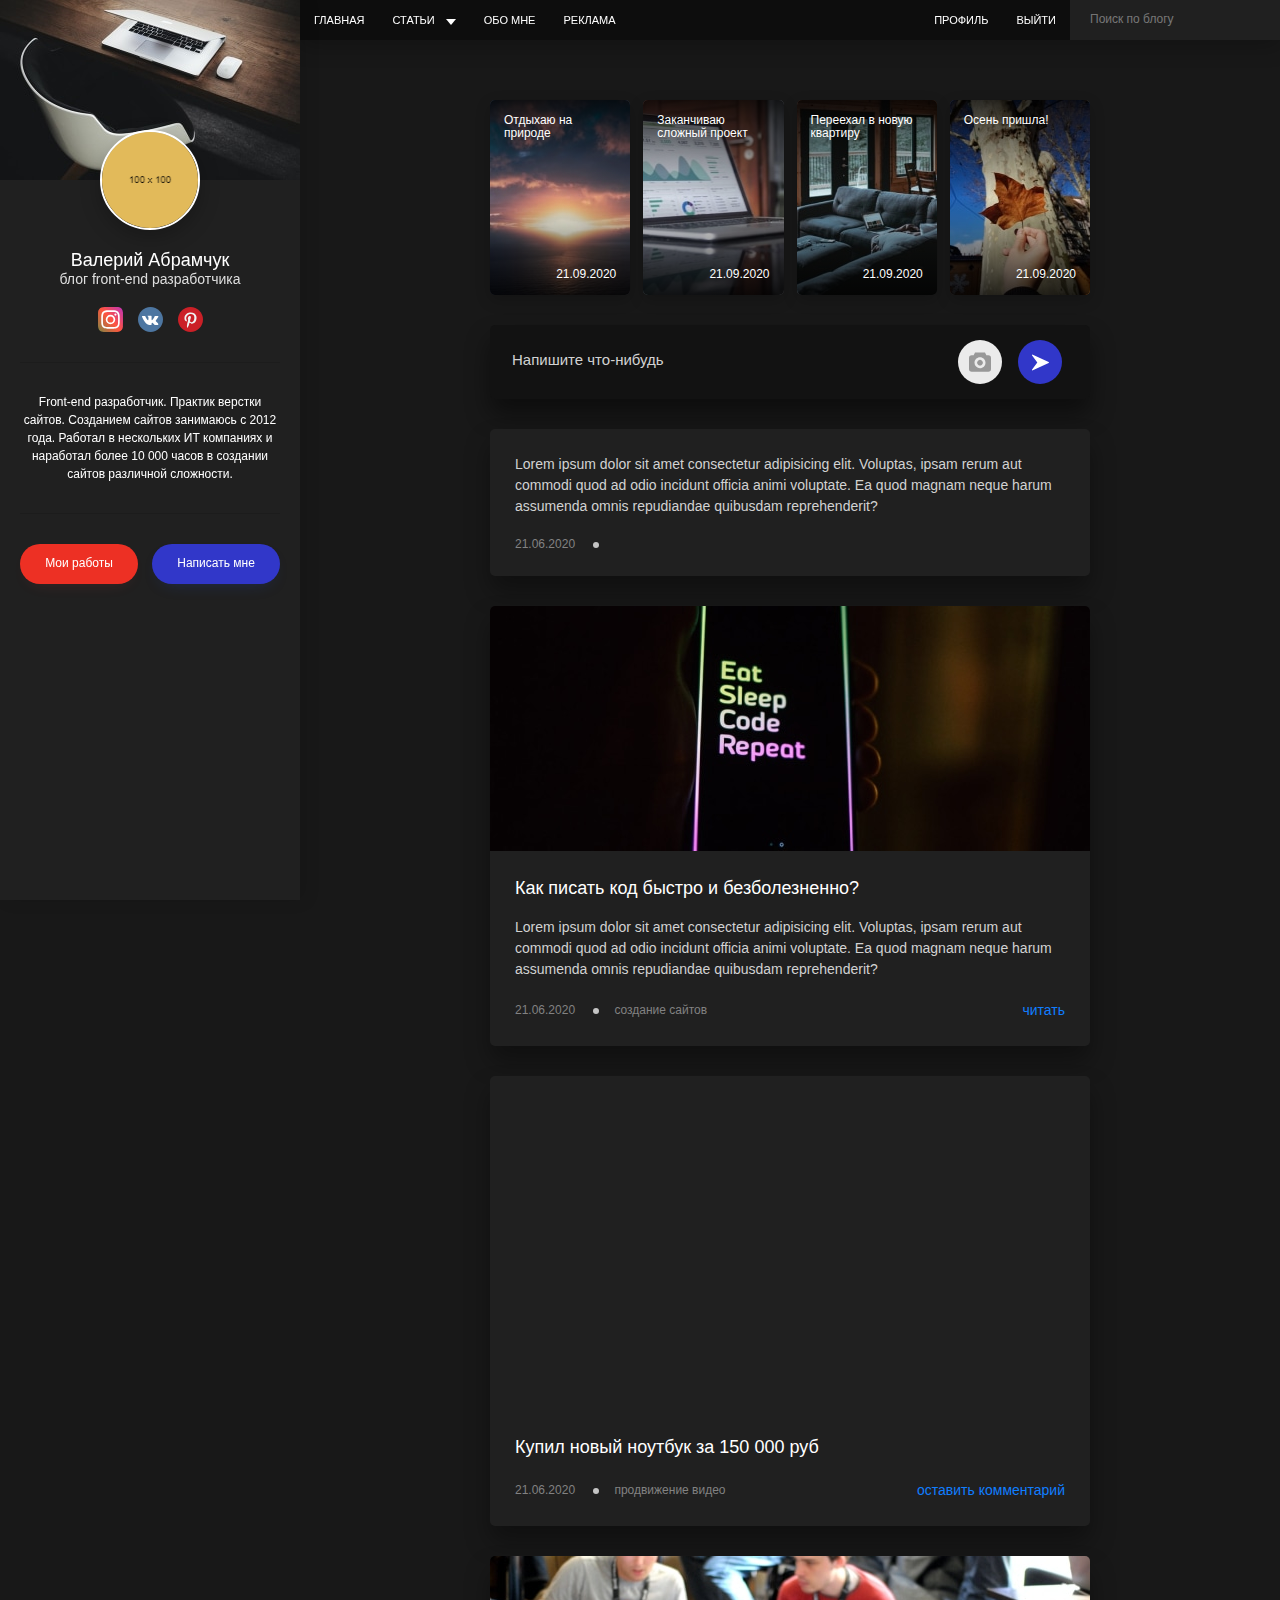
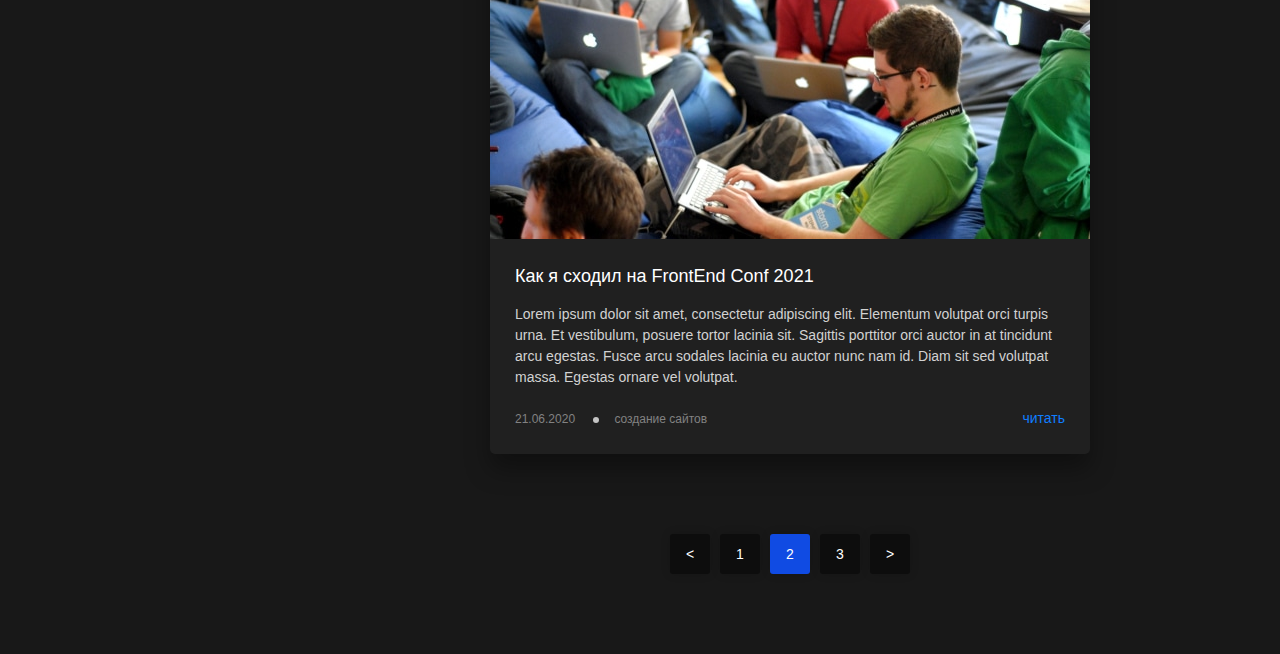
<file: index.html>
<!DOCTYPE html>
<html lang="ru">

<head>
    <meta charset="UTF-8">
    <link rel="stylesheet" href="assets/css/style.min.css">
    
    <!-- Useful meta tags -->
    <meta http-equiv="x-ua-compatible" content="ie=edge">
    <meta name="viewport" content="width=device-width, initial-scale=1, shrink-to-fit=no">
    <meta name="robots" content="index, follow">
    <meta name="google" content="notranslate">
    <meta name="format-detection" content="telephone=no">
    <meta name="description" content="">
    
    <title></title>
</head>

<body class="show-sidembar">

    <div class="page">
        <header class="header">
    <div class="header__left">
        <nav class="nav">
            <ul class="nav__list">
                <li class="nav__item">
                    <a class="nav__link" href="index.html">Главная</a>
                </li>
                <li class="nav__item">
                    <a class="nav__link has-subnav" href="post.html">Статьи</a>

                    <ul class="subnav">
                        <li>
                            <a class="subnav__link" href="">Создание сайтов</a>
                        </li>
                        <li>
                            <a class="subnav__link" href="#">Интернет маркетинг</a>
                        </li>
                        <li>
                            <a class="subnav__link" href="">Продвижение видео</a>
                        </li>
                    </ul>
                </li>
                <li class="nav__item">
                    <a class="nav__link" href="text.html">Обо мне</a>
                </li>
                <li class="nav__item">
                    <a class="nav__link" href="works.html">Реклама</a>
                </li>
            </ul>
        </nav>
        <button class="burger active" type="button">
            <span>Открыть</span>
        </button>
    </div>
    <div class="header__right">
        <nav class="nav">
            <ul class="nav__list">
                <li class="nav__item">
                    <a class="nav__link" href="profile.html">Профиль</a>
                </li>
                <li class="nav__item">
                    <a class="nav__link" href="singup.html">Выйти</a>
                </li>
            </ul>
        </nav>
        <form class="search" action="search.html" method="get">
            <input class="search__input" type="text" placeholder="Поиск по блогу">
        </form>
    </div>
</header> <aside class="sidebar">
    <div class="sidebar__header">
        <img src="assets/images/sidebar-haeder.jpg" alt="">
    </div>
    <div class="sidebar__cotent">
        <div class="profile">
            <img class="profile__avatar" src="assets/images/dummy.png" alt="">
            <div class="profile__header">
                <div class="profile__name">Валерий Абрамчук</div>
                <div class="profile__prof">блог front-end разработчика</div>
            </div>


            <ul class="social">
                <li class="social__item">
                    <a class="social__link" href="#" target="_blank">
                        <img src="assets/images/instagram.svg" alt="Instagram">
                    </a>
                </li>
                <li class="social__item">
                    <a class="social__link" href="#" target="_blank">
                        <img src="assets/images/vk.svg" alt="vk">
                    </a>
                </li>
                <li class="social__item">
                    <a class="social__link" href="#" target="_blank">
                        <img src="assets/images/pinterest.svg" alt="pinterest">
                    </a>
                </li>
            </ul>
            <div class="profile__text">
                <p>
                    Front-end разработчик. Практик верстки сайтов. Созданием сайтов занимаюсь с 2012 года. Работал в нескольких ИТ компаниях и наработал более 10 000 часов в создании сайтов различной сложности.
                </p>
            </div>
        </div>
        <nav class="nav nav--mobile">
            <ul class="nav__list">
                <li class="nav__item">
                    <a class="nav__link" href="index.html">Главная</a>
                </li>
                <li class="nav__item">
                    <a class="nav__link has-subnav" href="post.html">Статьи</a>

                    <ul class="subnav">
                        <li>
                            <a class="subnav__link" href="">Создание сайтов</a>
                        </li>
                        <li>
                            <a class="subnav__link" href="#">Интернет маркетинг</a>
                        </li>
                        <li>
                            <a class="subnav__link" href="">Продвижение видео</a>
                        </li>
                    </ul>
                </li>
                <li class="nav__item">
                    <a class="nav__link" href="text.html">Обо мне</a>
                </li>
                <li class="nav__item">
                    <a class="nav__link" href="works.html">Реклама</a>
                </li>
                <li class="nav__item">
                    <a class="nav__link" href="profile.html">Профиль</a>
                </li>
                <li class="nav__item">
                    <a class="nav__link" href="singup.html">Выйти</a>
                </li>
            </ul>
        </nav>
    </div>
    <div class="sidebar__footer">
        <a class="btn btn--red" href="works.html"> Мои работы</a>
        <button class="btn btn--blue" type="button">Написать мне</button>
    </div>
</aside>


        <main class="main">
            <div class="container"> <!-- Stories -->
<div class="stories">
    <div class="stories__item">
        <img class="stories__preview" src="./assets/images/stories/stories1.jpg" alt="">
        <div class="stories__title">Отдыхаю на природе</div>
        <time class="stories__date" datetime="20-09-21">21.09.2020 </time>
    </div>
    <div class="stories__item">
        <img class="stories__preview" src="./assets/images/stories/stories2.jpg" alt="">
        <div class="stories__title">Заканчиваю сложный проект</div>
        <time class="stories__date" datetime="20-09-21">21.09.2020 </time>
    </div>
    <div class="stories__item">
        <img class="stories__preview" src="./assets/images/stories/stories3.jpg" alt="">
        <div class="stories__title">Переехал в новую квартиру</div>
        <time class="stories__date" datetime="20-09-21">21.09.2020 </time>
    </div>
    <div class="stories__item">
        <img class="stories__preview" src="./assets/images/stories/stories4.jpg" alt="">
        <div class="stories__title">Осень пришла!</div>
        <time class="stories__date" datetime="20-09-21">21.09.2020 </time>
    </div>
</div>
<!-- //Stories -->
<!-- Add post -->
<div class="add-post">
    <form class="add-post-form" action="/" method="POST">
        <textarea class="add-post-form__textarea" name="post-text" placeholder="Напишите что-нибудь"></textarea>
        <div class="add-post-form--actions">
            <label class="add-post_file" for="add-post-file">
                  <input class="" id="add-post-file" type="file">
            </label>
            <button class="add-post__send" type="submit" class="">
                  Send
            </button>

        </div>
    </form>

</div>
<!--// Add post -->
<!-- Post -->
<div class="post">
    <div class="post__content">
        <p class="post__description">
            Lorem ipsum dolor sit amet consectetur adipisicing elit. Voluptas, ipsam rerum aut commodi quod ad odio incidunt officia animi voluptate. Ea quod magnam neque harum assumenda omnis repudiandae quibusdam reprehenderit?
        </p>
    </div>
    <div class="post__footer">
        <ul class="post__data">
            <li class="post__data-item">
                <time datetime="2020-06-21">21.06.2020</time>
            </li>
            <li>

            </li>
        </ul>
    </div>
</div>
<!--// Post -->
<article class="post">
    <div class="post__header post__header--preview">
        <a href="post.html"><img class="post__preview" src="./assets/images/post2.jpg" alt="Как писать код быстро и безболезненно?"></a>

    </div>
    <div class="post__content">
        <h2 class="post__title">
            <a class="post__title-link" href="#">Как писать код быстро и безболезненно?</a>
        </h2>
        <p class="post__description">
            Lorem ipsum dolor sit amet consectetur adipisicing elit. Voluptas, ipsam rerum aut commodi quod ad odio incidunt officia animi voluptate. Ea quod magnam neque harum assumenda omnis repudiandae quibusdam reprehenderit?
        </p>
    </div>
    <div class="post__footer">
        <ul class="post__data">
            <li class="post__data-item">
                <time datetime="2020-06-21">21.06.2020</time>
            </li>
            <li class="post__data-item">
                <a href="#">создание сайтов</a>
            </li>
        </ul>
        <a class="post__read" href="post.html">читать</a>
    </div>
</article>
<!--// Post -->
<article class="post">
    <div class="post__header ">
        <div class="embed">
            <iframe src="https://www.youtube.com/embed/p4zbV1MBJNs" frameborder="0" allow="accelerometer; autoplay; clipboard-write; encrypted-media; gyroscope; picture-in-picture" allowfullscreen></iframe>
        </div>

    </div>
    <div class="post__content">
        <h2 class="post__title">
            <a class="post__title-link" href="post.html">Купил новый ноутбук за 150 000 руб</a>
        </h2>
    </div>
    <div class="post__footer">
        <ul class="post__data">
            <li class="post__data-item">
                <time datetime="2020-06-21">21.06.2020</time>
            </li>
            <li class="post__data-item">
                <a href="post.html">продвижение видео</a>
            </li>
        </ul>
        <a class="post__read" href="post.html">оставить комментарий</a>
    </div>
</article>
<!--// Post -->
<!-- Post -->
<article class="post">
    <div class="post__header post__header--preview">
        <a href="post.html"><img class="post__preview" src="./assets/images/post3.jpg" alt="Как я сходил на FrontEnd Conf 2021"></a>

    </div>
    <div class="post__content">
        <h2 class="post__title">
            <a class="post__title-link" href="post.html">Как я сходил на FrontEnd Conf 2021</a>
        </h2>
        <p class="post__description ">
            Lorem ipsum dolor sit amet, consectetur adipiscing elit. Elementum volutpat orci turpis urna. Et vestibulum, posuere tortor lacinia sit. Sagittis porttitor orci auctor in at tincidunt arcu egestas. Fusce arcu sodales lacinia eu auctor nunc nam id. Diam
            sit sed volutpat massa. Egestas ornare vel volutpat.
        </p>
    </div>
    <div class="post__footer">
        <ul class="post__data">
            <li class="post__data-item">
                <time datetime="2020-06-21">21.06.2020</time>
            </li>
            <li class="post__data-item">
                <a href="post.html">создание сайтов</a>
            </li>
        </ul>
        <a class="post__read" href="post.html">читать</a>
    </div>
</article>
<!--// Post -->
<!--Pagination -->
<ul class="pagination">
    <li class="pagination__item">
        <a class="pagination__link" href="#">&lt;</a>
    </li>
    <li class="pagination__item">
        <a class="pagination__link" href="#">1</a>
    </li>
    <li class="pagination__item">
        <a class="pagination__link active" href="#">2</a>
    </li>
    <li class="pagination__item">
        <a class="pagination__link" href="#">3</a>
    </li>
    <li class="pagination__item">
        <a class="pagination__link" href="#">&gt;</a>
    </li>
</ul>
</div>

        </main>
    </div>




    <div class="modal" id="contact">
        <video class="modal__video" src="" poster="https://placehold.it/430x580"></video>
    </div>    <script src="assets/js/app.js"></script>
</body>

</html>
</file>
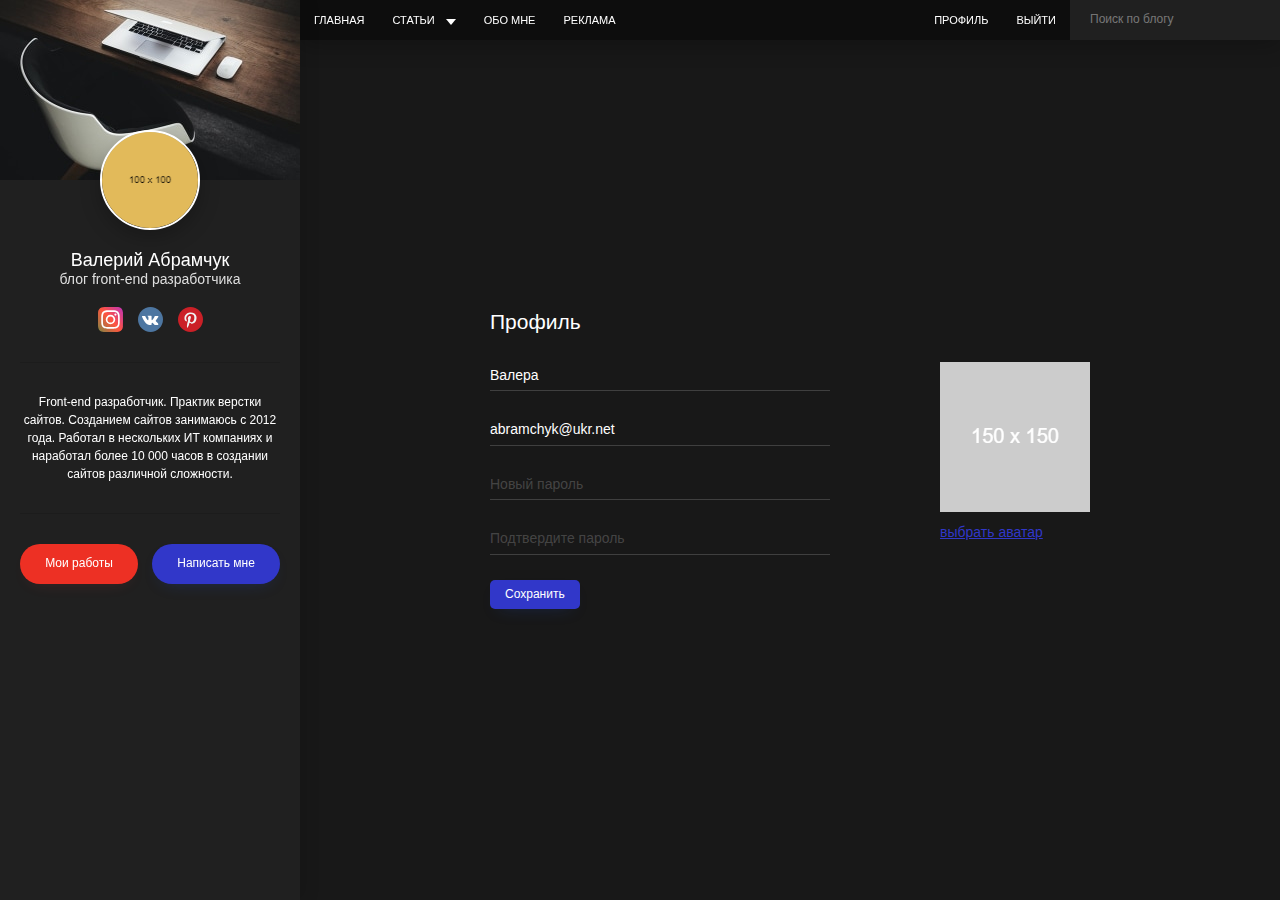
<file: profile.html>
<!DOCTYPE html>
<html lang="ru">

<head>
    <meta charset="UTF-8">
    <link rel="stylesheet" href="assets/css/style.min.css">
    
    <!-- Useful meta tags -->
    <meta http-equiv="x-ua-compatible" content="ie=edge">
    <meta name="viewport" content="width=device-width, initial-scale=1, shrink-to-fit=no">
    <meta name="robots" content="index, follow">
    <meta name="google" content="notranslate">
    <meta name="format-detection" content="telephone=no">
    <meta name="description" content="">
    
    <title></title>
</head>

<body class="show-sidembar">

    <div class="page">
        <header class="header">
    <div class="header__left">
        <nav class="nav">
            <ul class="nav__list">
                <li class="nav__item">
                    <a class="nav__link" href="index.html">Главная</a>
                </li>
                <li class="nav__item">
                    <a class="nav__link has-subnav" href="post.html">Статьи</a>

                    <ul class="subnav">
                        <li>
                            <a class="subnav__link" href="">Создание сайтов</a>
                        </li>
                        <li>
                            <a class="subnav__link" href="#">Интернет маркетинг</a>
                        </li>
                        <li>
                            <a class="subnav__link" href="">Продвижение видео</a>
                        </li>
                    </ul>
                </li>
                <li class="nav__item">
                    <a class="nav__link" href="text.html">Обо мне</a>
                </li>
                <li class="nav__item">
                    <a class="nav__link" href="works.html">Реклама</a>
                </li>
            </ul>
        </nav>
        <button class="burger active" type="button">
            <span>Открыть</span>
        </button>
    </div>
    <div class="header__right">
        <nav class="nav">
            <ul class="nav__list">
                <li class="nav__item">
                    <a class="nav__link" href="profile.html">Профиль</a>
                </li>
                <li class="nav__item">
                    <a class="nav__link" href="singup.html">Выйти</a>
                </li>
            </ul>
        </nav>
        <form class="search" action="search.html" method="get">
            <input class="search__input" type="text" placeholder="Поиск по блогу">
        </form>
    </div>
</header> <aside class="sidebar">
    <div class="sidebar__header">
        <img src="assets/images/sidebar-haeder.jpg" alt="">
    </div>
    <div class="sidebar__cotent">
        <div class="profile">
            <img class="profile__avatar" src="assets/images/dummy.png" alt="">
            <div class="profile__header">
                <div class="profile__name">Валерий Абрамчук</div>
                <div class="profile__prof">блог front-end разработчика</div>
            </div>


            <ul class="social">
                <li class="social__item">
                    <a class="social__link" href="#" target="_blank">
                        <img src="assets/images/instagram.svg" alt="Instagram">
                    </a>
                </li>
                <li class="social__item">
                    <a class="social__link" href="#" target="_blank">
                        <img src="assets/images/vk.svg" alt="vk">
                    </a>
                </li>
                <li class="social__item">
                    <a class="social__link" href="#" target="_blank">
                        <img src="assets/images/pinterest.svg" alt="pinterest">
                    </a>
                </li>
            </ul>
            <div class="profile__text">
                <p>
                    Front-end разработчик. Практик верстки сайтов. Созданием сайтов занимаюсь с 2012 года. Работал в нескольких ИТ компаниях и наработал более 10 000 часов в создании сайтов различной сложности.
                </p>
            </div>
        </div>
        <nav class="nav nav--mobile">
            <ul class="nav__list">
                <li class="nav__item">
                    <a class="nav__link" href="index.html">Главная</a>
                </li>
                <li class="nav__item">
                    <a class="nav__link has-subnav" href="post.html">Статьи</a>

                    <ul class="subnav">
                        <li>
                            <a class="subnav__link" href="">Создание сайтов</a>
                        </li>
                        <li>
                            <a class="subnav__link" href="#">Интернет маркетинг</a>
                        </li>
                        <li>
                            <a class="subnav__link" href="">Продвижение видео</a>
                        </li>
                    </ul>
                </li>
                <li class="nav__item">
                    <a class="nav__link" href="text.html">Обо мне</a>
                </li>
                <li class="nav__item">
                    <a class="nav__link" href="works.html">Реклама</a>
                </li>
                <li class="nav__item">
                    <a class="nav__link" href="profile.html">Профиль</a>
                </li>
                <li class="nav__item">
                    <a class="nav__link" href="singup.html">Выйти</a>
                </li>
            </ul>
        </nav>
    </div>
    <div class="sidebar__footer">
        <a class="btn btn--red" href="works.html"> Мои работы</a>
        <button class="btn btn--blue" type="button">Написать мне</button>
    </div>
</aside>


        <main class="main">
            <div class="container"> <!-- --- layout:defaul title:Profile --- -->

<h1 class="page__title">Профиль</h1>

<form action="/" class="form" method="POST">
    <div class="cabinet">
        <div class="cabinet__form">
            <div class="form__group form__group--md">
                <input class="form__control" type="text" placeholder="Ваше имя" value="Валера">
                <span class="form__line"></span>
            </div>
            <div class="form__group form__group--md">
                <input class="form__control" type="email" placeholder="Email" value="abramchyk@ukr.net">
                <span class="form__line"></span>
            </div>
            <div class="form__group form__group--md">
                <input class="form__control" type="password" placeholder="Новый пароль" value="">
                <span class="form__line"></span>
            </div>
            <div class="form__group form__group--md">
                <input class="form__control" type="email" placeholder="Подтвердите пароль" value="">
                <span class="form__line"></span>
            </div>
        </div>
        <div class="cabinet__avatar">
            <img src="assets/images/dummy_150.png" alt="">
            <label class="cabinet__file">
                        <input type="file">
                        выбрать  аватар
                  </label>
        </div>
    </div>

    <button class=" btn btn--blue btn--rounded btn--sm " type=" submit ">Сохранить</button>
</form>
</div>

        </main>
    </div>




    <div class="modal" id="contact">
        <video class="modal__video" src="" poster="https://placehold.it/430x580"></video>
    </div>    <script src="assets/js/app.js"></script>
</body>

</html>
</file>
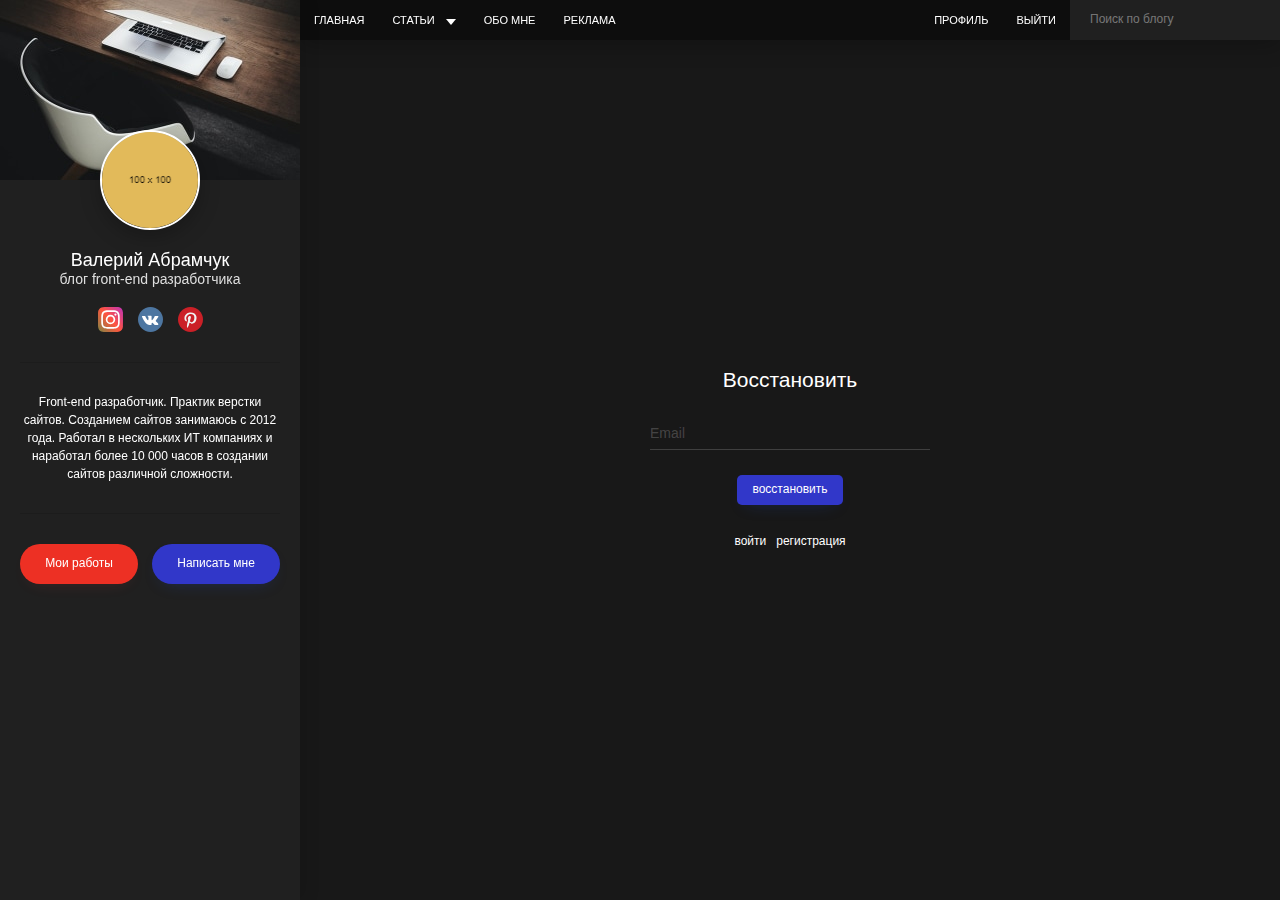
<file: reset.html>
<!DOCTYPE html>
<html lang="ru">

<head>
    <meta charset="UTF-8">
    <link rel="stylesheet" href="assets/css/style.min.css">
    
    <!-- Useful meta tags -->
    <meta http-equiv="x-ua-compatible" content="ie=edge">
    <meta name="viewport" content="width=device-width, initial-scale=1, shrink-to-fit=no">
    <meta name="robots" content="index, follow">
    <meta name="google" content="notranslate">
    <meta name="format-detection" content="telephone=no">
    <meta name="description" content="">
    
    <title></title>
</head>

<body class="show-sidembar">

    <div class="page">
        <header class="header">
    <div class="header__left">
        <nav class="nav">
            <ul class="nav__list">
                <li class="nav__item">
                    <a class="nav__link" href="index.html">Главная</a>
                </li>
                <li class="nav__item">
                    <a class="nav__link has-subnav" href="post.html">Статьи</a>

                    <ul class="subnav">
                        <li>
                            <a class="subnav__link" href="">Создание сайтов</a>
                        </li>
                        <li>
                            <a class="subnav__link" href="#">Интернет маркетинг</a>
                        </li>
                        <li>
                            <a class="subnav__link" href="">Продвижение видео</a>
                        </li>
                    </ul>
                </li>
                <li class="nav__item">
                    <a class="nav__link" href="text.html">Обо мне</a>
                </li>
                <li class="nav__item">
                    <a class="nav__link" href="works.html">Реклама</a>
                </li>
            </ul>
        </nav>
        <button class="burger active" type="button">
            <span>Открыть</span>
        </button>
    </div>
    <div class="header__right">
        <nav class="nav">
            <ul class="nav__list">
                <li class="nav__item">
                    <a class="nav__link" href="profile.html">Профиль</a>
                </li>
                <li class="nav__item">
                    <a class="nav__link" href="singup.html">Выйти</a>
                </li>
            </ul>
        </nav>
        <form class="search" action="search.html" method="get">
            <input class="search__input" type="text" placeholder="Поиск по блогу">
        </form>
    </div>
</header> <aside class="sidebar">
    <div class="sidebar__header">
        <img src="assets/images/sidebar-haeder.jpg" alt="">
    </div>
    <div class="sidebar__cotent">
        <div class="profile">
            <img class="profile__avatar" src="assets/images/dummy.png" alt="">
            <div class="profile__header">
                <div class="profile__name">Валерий Абрамчук</div>
                <div class="profile__prof">блог front-end разработчика</div>
            </div>


            <ul class="social">
                <li class="social__item">
                    <a class="social__link" href="#" target="_blank">
                        <img src="assets/images/instagram.svg" alt="Instagram">
                    </a>
                </li>
                <li class="social__item">
                    <a class="social__link" href="#" target="_blank">
                        <img src="assets/images/vk.svg" alt="vk">
                    </a>
                </li>
                <li class="social__item">
                    <a class="social__link" href="#" target="_blank">
                        <img src="assets/images/pinterest.svg" alt="pinterest">
                    </a>
                </li>
            </ul>
            <div class="profile__text">
                <p>
                    Front-end разработчик. Практик верстки сайтов. Созданием сайтов занимаюсь с 2012 года. Работал в нескольких ИТ компаниях и наработал более 10 000 часов в создании сайтов различной сложности.
                </p>
            </div>
        </div>
        <nav class="nav nav--mobile">
            <ul class="nav__list">
                <li class="nav__item">
                    <a class="nav__link" href="index.html">Главная</a>
                </li>
                <li class="nav__item">
                    <a class="nav__link has-subnav" href="post.html">Статьи</a>

                    <ul class="subnav">
                        <li>
                            <a class="subnav__link" href="">Создание сайтов</a>
                        </li>
                        <li>
                            <a class="subnav__link" href="#">Интернет маркетинг</a>
                        </li>
                        <li>
                            <a class="subnav__link" href="">Продвижение видео</a>
                        </li>
                    </ul>
                </li>
                <li class="nav__item">
                    <a class="nav__link" href="text.html">Обо мне</a>
                </li>
                <li class="nav__item">
                    <a class="nav__link" href="works.html">Реклама</a>
                </li>
                <li class="nav__item">
                    <a class="nav__link" href="profile.html">Профиль</a>
                </li>
                <li class="nav__item">
                    <a class="nav__link" href="singup.html">Выйти</a>
                </li>
            </ul>
        </nav>
    </div>
    <div class="sidebar__footer">
        <a class="btn btn--red" href="works.html"> Мои работы</a>
        <button class="btn btn--blue" type="button">Написать мне</button>
    </div>
</aside>


        <main class="main">
            <div class="container"> <h1 class="page__title page__title--center ">Восстановить</h1>
<form action="/" class="form form--auth" method="POST">
      
          
            <div class="form__group form__group--md">
                  <input class="form__control" type="email" placeholder="Email" >
                  <span class="form__line"></span>
            </div>
            
           
            <div class="form__footer form__footer--center ">
                  <div class="form__group form__group--md ">
                        <button class=" btn btn--blue btn--rounded btn--sm " type=" submit ">восстановить</button>
                  </div>
                  <ul class="form__footer--list">
                        <li>
                              <a href="singin.html">
                                    войти
                              </a>
                        </li>
                        <li>
                              <a href="singup.html">
                                    регистрация
                              </a>
                        </li>
                  </ul> 
            </div>   
</form>

</div>

        </main>
    </div>




    <div class="modal" id="contact">
        <video class="modal__video" src="" poster="https://placehold.it/430x580"></video>
    </div>    <script src="assets/js/app.js"></script>
</body>

</html>
</file>
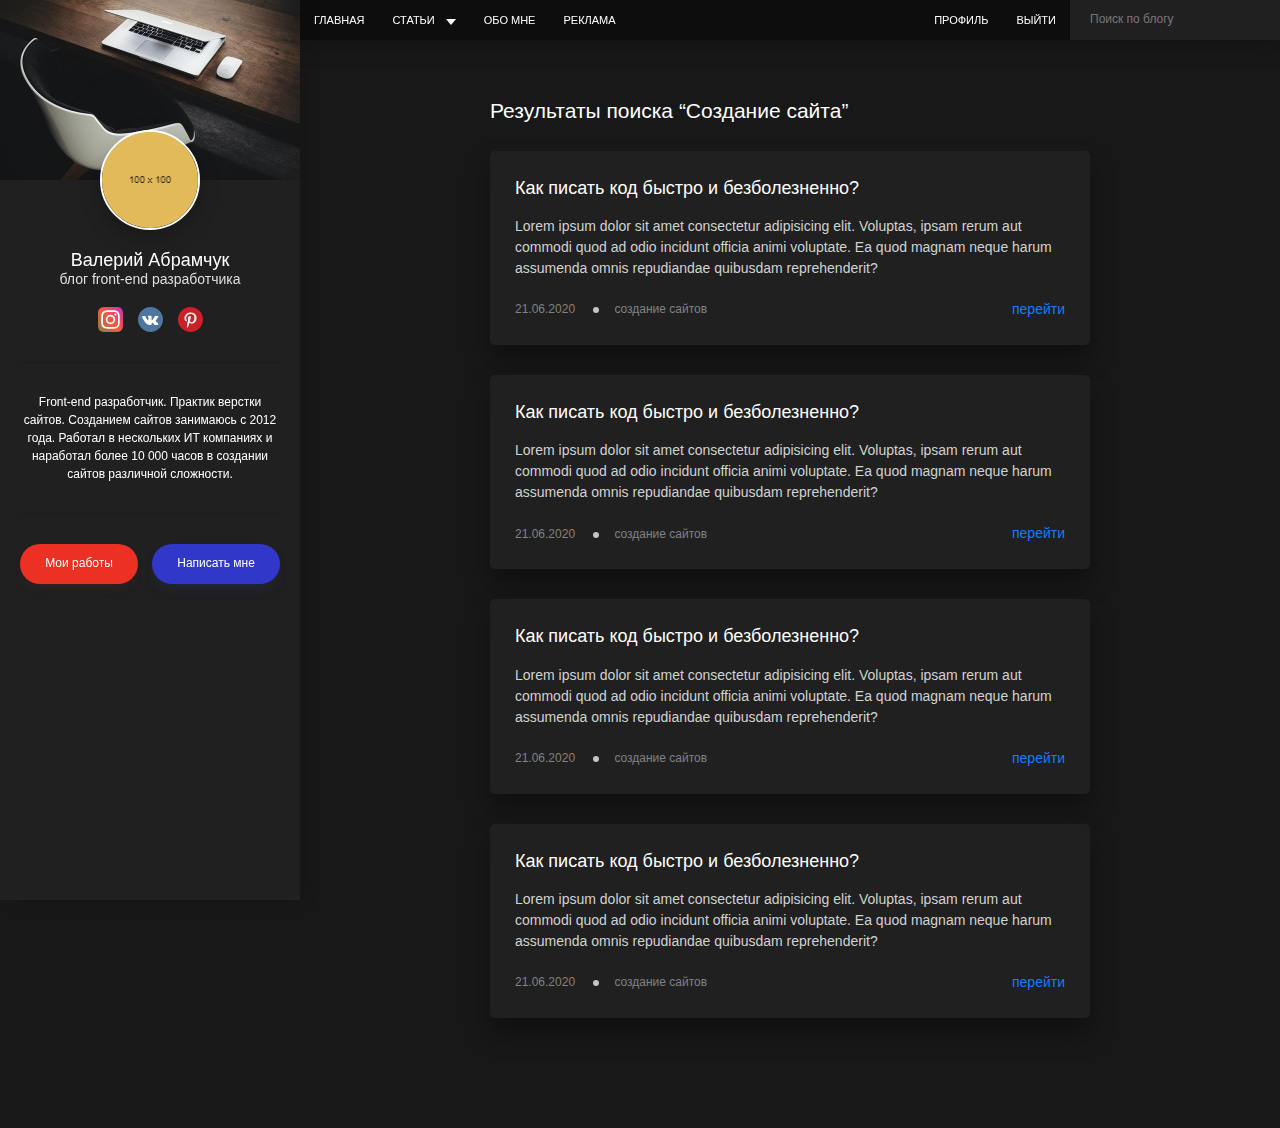
<file: search.html>
<!DOCTYPE html>
<html lang="ru">

<head>
    <meta charset="UTF-8">
    <link rel="stylesheet" href="assets/css/style.min.css">
    
    <!-- Useful meta tags -->
    <meta http-equiv="x-ua-compatible" content="ie=edge">
    <meta name="viewport" content="width=device-width, initial-scale=1, shrink-to-fit=no">
    <meta name="robots" content="index, follow">
    <meta name="google" content="notranslate">
    <meta name="format-detection" content="telephone=no">
    <meta name="description" content="">
    
    <title></title>
</head>

<body class="show-sidembar">

    <div class="page">
        <header class="header">
    <div class="header__left">
        <nav class="nav">
            <ul class="nav__list">
                <li class="nav__item">
                    <a class="nav__link" href="index.html">Главная</a>
                </li>
                <li class="nav__item">
                    <a class="nav__link has-subnav" href="post.html">Статьи</a>

                    <ul class="subnav">
                        <li>
                            <a class="subnav__link" href="">Создание сайтов</a>
                        </li>
                        <li>
                            <a class="subnav__link" href="#">Интернет маркетинг</a>
                        </li>
                        <li>
                            <a class="subnav__link" href="">Продвижение видео</a>
                        </li>
                    </ul>
                </li>
                <li class="nav__item">
                    <a class="nav__link" href="text.html">Обо мне</a>
                </li>
                <li class="nav__item">
                    <a class="nav__link" href="works.html">Реклама</a>
                </li>
            </ul>
        </nav>
        <button class="burger active" type="button">
            <span>Открыть</span>
        </button>
    </div>
    <div class="header__right">
        <nav class="nav">
            <ul class="nav__list">
                <li class="nav__item">
                    <a class="nav__link" href="profile.html">Профиль</a>
                </li>
                <li class="nav__item">
                    <a class="nav__link" href="singup.html">Выйти</a>
                </li>
            </ul>
        </nav>
        <form class="search" action="search.html" method="get">
            <input class="search__input" type="text" placeholder="Поиск по блогу">
        </form>
    </div>
</header> <aside class="sidebar">
    <div class="sidebar__header">
        <img src="assets/images/sidebar-haeder.jpg" alt="">
    </div>
    <div class="sidebar__cotent">
        <div class="profile">
            <img class="profile__avatar" src="assets/images/dummy.png" alt="">
            <div class="profile__header">
                <div class="profile__name">Валерий Абрамчук</div>
                <div class="profile__prof">блог front-end разработчика</div>
            </div>


            <ul class="social">
                <li class="social__item">
                    <a class="social__link" href="#" target="_blank">
                        <img src="assets/images/instagram.svg" alt="Instagram">
                    </a>
                </li>
                <li class="social__item">
                    <a class="social__link" href="#" target="_blank">
                        <img src="assets/images/vk.svg" alt="vk">
                    </a>
                </li>
                <li class="social__item">
                    <a class="social__link" href="#" target="_blank">
                        <img src="assets/images/pinterest.svg" alt="pinterest">
                    </a>
                </li>
            </ul>
            <div class="profile__text">
                <p>
                    Front-end разработчик. Практик верстки сайтов. Созданием сайтов занимаюсь с 2012 года. Работал в нескольких ИТ компаниях и наработал более 10 000 часов в создании сайтов различной сложности.
                </p>
            </div>
        </div>
        <nav class="nav nav--mobile">
            <ul class="nav__list">
                <li class="nav__item">
                    <a class="nav__link" href="index.html">Главная</a>
                </li>
                <li class="nav__item">
                    <a class="nav__link has-subnav" href="post.html">Статьи</a>

                    <ul class="subnav">
                        <li>
                            <a class="subnav__link" href="">Создание сайтов</a>
                        </li>
                        <li>
                            <a class="subnav__link" href="#">Интернет маркетинг</a>
                        </li>
                        <li>
                            <a class="subnav__link" href="">Продвижение видео</a>
                        </li>
                    </ul>
                </li>
                <li class="nav__item">
                    <a class="nav__link" href="text.html">Обо мне</a>
                </li>
                <li class="nav__item">
                    <a class="nav__link" href="works.html">Реклама</a>
                </li>
                <li class="nav__item">
                    <a class="nav__link" href="profile.html">Профиль</a>
                </li>
                <li class="nav__item">
                    <a class="nav__link" href="singup.html">Выйти</a>
                </li>
            </ul>
        </nav>
    </div>
    <div class="sidebar__footer">
        <a class="btn btn--red" href="works.html"> Мои работы</a>
        <button class="btn btn--blue" type="button">Написать мне</button>
    </div>
</aside>


        <main class="main">
            <div class="container"> <h1 class="page__title">Результаты поиска “Создание сайта”</h1>
<article class="post">

    <div class="post__content">
        <h2 class="post__title">
            <a class="post__title-link" href="#">Как писать код быстро и безболезненно?</a>
        </h2>
        <p class="post__description">
            Lorem ipsum dolor sit amet consectetur adipisicing elit. Voluptas, ipsam rerum aut commodi quod ad odio incidunt officia animi voluptate. Ea quod magnam neque harum assumenda omnis repudiandae quibusdam reprehenderit?
        </p>
    </div>
    <div class="post__footer">
        <ul class="post__data">
            <li class="post__data-item">
                <time datetime="2020-06-21">21.06.2020</time>
            </li>
            <li class="post__data-item">
                <a href="#">создание сайтов</a>
            </li>
        </ul>
        <a class="post__read" href="post.html">перейти</a>
    </div>
</article>
<article class="post">

    <div class="post__content">
        <h2 class="post__title">
            <a class="post__title-link" href="#">Как писать код быстро и безболезненно?</a>
        </h2>
        <p class="post__description">
            Lorem ipsum dolor sit amet consectetur adipisicing elit. Voluptas, ipsam rerum aut commodi quod ad odio incidunt officia animi voluptate. Ea quod magnam neque harum assumenda omnis repudiandae quibusdam reprehenderit?
        </p>
    </div>
    <div class="post__footer">
        <ul class="post__data">
            <li class="post__data-item">
                <time datetime="2020-06-21">21.06.2020</time>
            </li>
            <li class="post__data-item">
                <a href="#">создание сайтов</a>
            </li>
        </ul>
        <a class="post__read" href="post.html">перейти</a>
    </div>
</article>
<article class="post">

    <div class="post__content">
        <h2 class="post__title">
            <a class="post__title-link" href="#">Как писать код быстро и безболезненно?</a>
        </h2>
        <p class="post__description">
            Lorem ipsum dolor sit amet consectetur adipisicing elit. Voluptas, ipsam rerum aut commodi quod ad odio incidunt officia animi voluptate. Ea quod magnam neque harum assumenda omnis repudiandae quibusdam reprehenderit?
        </p>
    </div>
    <div class="post__footer">
        <ul class="post__data">
            <li class="post__data-item">
                <time datetime="2020-06-21">21.06.2020</time>
            </li>
            <li class="post__data-item">
                <a href="#">создание сайтов</a>
            </li>
        </ul>
        <a class="post__read" href="post.html">перейти</a>
    </div>
</article>
<article class="post">

    <div class="post__content">
        <h2 class="post__title">
            <a class="post__title-link" href="#">Как писать код быстро и безболезненно?</a>
        </h2>
        <p class="post__description">
            Lorem ipsum dolor sit amet consectetur adipisicing elit. Voluptas, ipsam rerum aut commodi quod ad odio incidunt officia animi voluptate. Ea quod magnam neque harum assumenda omnis repudiandae quibusdam reprehenderit?
        </p>
    </div>
    <div class="post__footer">
        <ul class="post__data">
            <li class="post__data-item">
                <time datetime="2020-06-21">21.06.2020</time>
            </li>
            <li class="post__data-item">
                <a href="#">создание сайтов</a>
            </li>
        </ul>
        <a class="post__read" href="post.html">перейти</a>
    </div>
</article>
</div>

        </main>
    </div>




    <div class="modal" id="contact">
        <video class="modal__video" src="" poster="https://placehold.it/430x580"></video>
    </div>    <script src="assets/js/app.js"></script>
</body>

</html>
</file>
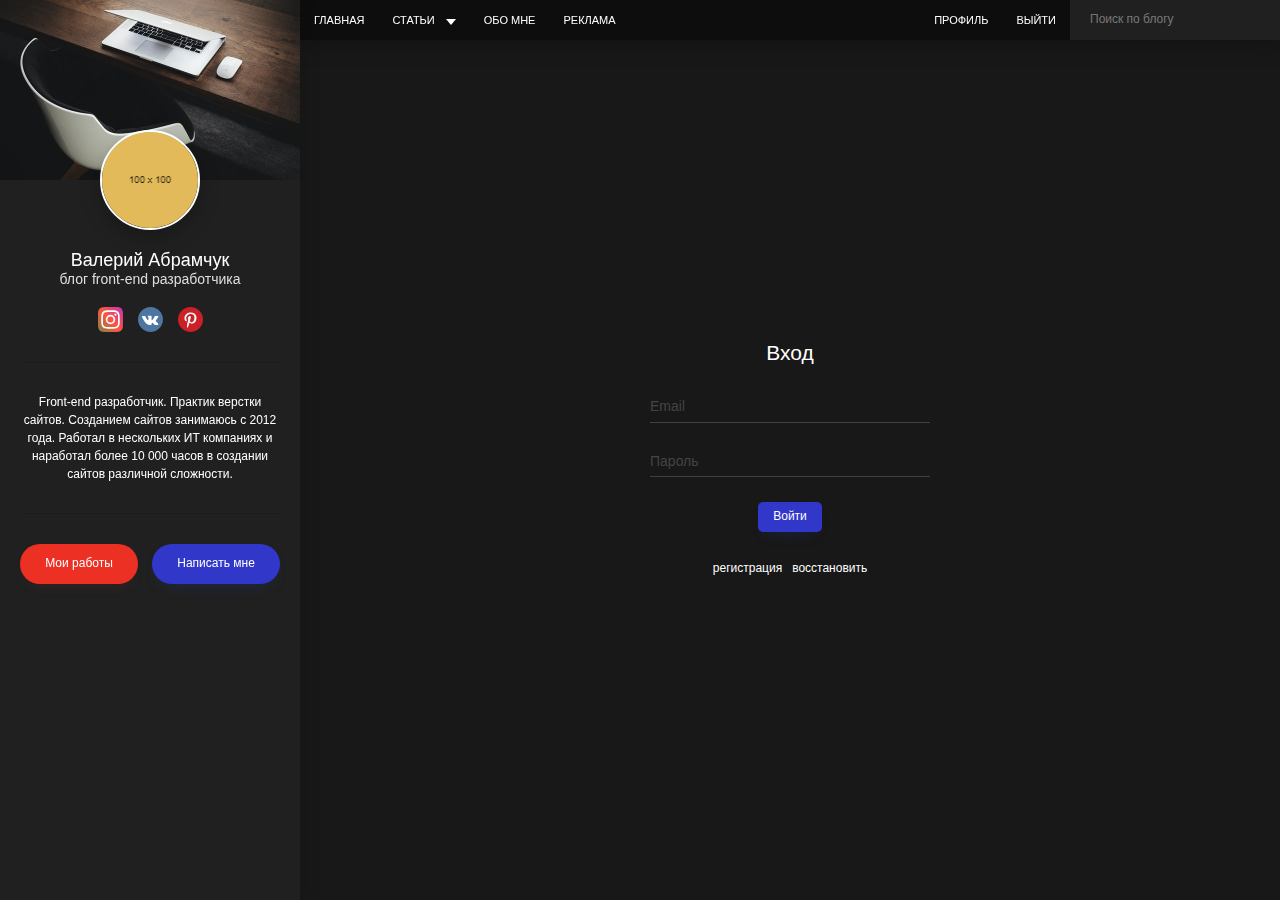
<file: singin.html>
<!DOCTYPE html>
<html lang="ru">

<head>
    <meta charset="UTF-8">
    <link rel="stylesheet" href="assets/css/style.min.css">
    
    <!-- Useful meta tags -->
    <meta http-equiv="x-ua-compatible" content="ie=edge">
    <meta name="viewport" content="width=device-width, initial-scale=1, shrink-to-fit=no">
    <meta name="robots" content="index, follow">
    <meta name="google" content="notranslate">
    <meta name="format-detection" content="telephone=no">
    <meta name="description" content="">
    
    <title></title>
</head>

<body class="show-sidembar">

    <div class="page">
        <header class="header">
    <div class="header__left">
        <nav class="nav">
            <ul class="nav__list">
                <li class="nav__item">
                    <a class="nav__link" href="index.html">Главная</a>
                </li>
                <li class="nav__item">
                    <a class="nav__link has-subnav" href="post.html">Статьи</a>

                    <ul class="subnav">
                        <li>
                            <a class="subnav__link" href="">Создание сайтов</a>
                        </li>
                        <li>
                            <a class="subnav__link" href="#">Интернет маркетинг</a>
                        </li>
                        <li>
                            <a class="subnav__link" href="">Продвижение видео</a>
                        </li>
                    </ul>
                </li>
                <li class="nav__item">
                    <a class="nav__link" href="text.html">Обо мне</a>
                </li>
                <li class="nav__item">
                    <a class="nav__link" href="works.html">Реклама</a>
                </li>
            </ul>
        </nav>
        <button class="burger active" type="button">
            <span>Открыть</span>
        </button>
    </div>
    <div class="header__right">
        <nav class="nav">
            <ul class="nav__list">
                <li class="nav__item">
                    <a class="nav__link" href="profile.html">Профиль</a>
                </li>
                <li class="nav__item">
                    <a class="nav__link" href="singup.html">Выйти</a>
                </li>
            </ul>
        </nav>
        <form class="search" action="search.html" method="get">
            <input class="search__input" type="text" placeholder="Поиск по блогу">
        </form>
    </div>
</header> <aside class="sidebar">
    <div class="sidebar__header">
        <img src="assets/images/sidebar-haeder.jpg" alt="">
    </div>
    <div class="sidebar__cotent">
        <div class="profile">
            <img class="profile__avatar" src="assets/images/dummy.png" alt="">
            <div class="profile__header">
                <div class="profile__name">Валерий Абрамчук</div>
                <div class="profile__prof">блог front-end разработчика</div>
            </div>


            <ul class="social">
                <li class="social__item">
                    <a class="social__link" href="#" target="_blank">
                        <img src="assets/images/instagram.svg" alt="Instagram">
                    </a>
                </li>
                <li class="social__item">
                    <a class="social__link" href="#" target="_blank">
                        <img src="assets/images/vk.svg" alt="vk">
                    </a>
                </li>
                <li class="social__item">
                    <a class="social__link" href="#" target="_blank">
                        <img src="assets/images/pinterest.svg" alt="pinterest">
                    </a>
                </li>
            </ul>
            <div class="profile__text">
                <p>
                    Front-end разработчик. Практик верстки сайтов. Созданием сайтов занимаюсь с 2012 года. Работал в нескольких ИТ компаниях и наработал более 10 000 часов в создании сайтов различной сложности.
                </p>
            </div>
        </div>
        <nav class="nav nav--mobile">
            <ul class="nav__list">
                <li class="nav__item">
                    <a class="nav__link" href="index.html">Главная</a>
                </li>
                <li class="nav__item">
                    <a class="nav__link has-subnav" href="post.html">Статьи</a>

                    <ul class="subnav">
                        <li>
                            <a class="subnav__link" href="">Создание сайтов</a>
                        </li>
                        <li>
                            <a class="subnav__link" href="#">Интернет маркетинг</a>
                        </li>
                        <li>
                            <a class="subnav__link" href="">Продвижение видео</a>
                        </li>
                    </ul>
                </li>
                <li class="nav__item">
                    <a class="nav__link" href="text.html">Обо мне</a>
                </li>
                <li class="nav__item">
                    <a class="nav__link" href="works.html">Реклама</a>
                </li>
                <li class="nav__item">
                    <a class="nav__link" href="profile.html">Профиль</a>
                </li>
                <li class="nav__item">
                    <a class="nav__link" href="singup.html">Выйти</a>
                </li>
            </ul>
        </nav>
    </div>
    <div class="sidebar__footer">
        <a class="btn btn--red" href="works.html"> Мои работы</a>
        <button class="btn btn--blue" type="button">Написать мне</button>
    </div>
</aside>


        <main class="main">
            <div class="container"> <h1 class="page__title page__title--center ">Вход</h1>
<form action="/" class="form form--auth" method="POST">


      <div class="form__group form__group--md">
            <input class="form__control" type="email" placeholder="Email">
            <span class="form__line"></span>
      </div>
      <div class="form__group form__group--md">
            <input class="form__control" type="password" placeholder="Пароль" value="">
            <span class="form__line"></span>
      </div>

      <div class="form__footer form__footer--center ">
            <div class="form__group form__group--md ">
                  <button class=" btn btn--blue btn--rounded btn--sm " type=" submit ">Войти</button>
            </div>
            <ul class="form__footer--list">
                  <li>
                        <a href="singup.html">регистрация</a>
                  </li>
                  <li>
                        <a href="reset.html">восстановить</a>
                  </li>
            </ul>
      </div>
</form>
</div>

        </main>
    </div>




    <div class="modal" id="contact">
        <video class="modal__video" src="" poster="https://placehold.it/430x580"></video>
    </div>    <script src="assets/js/app.js"></script>
</body>

</html>
</file>
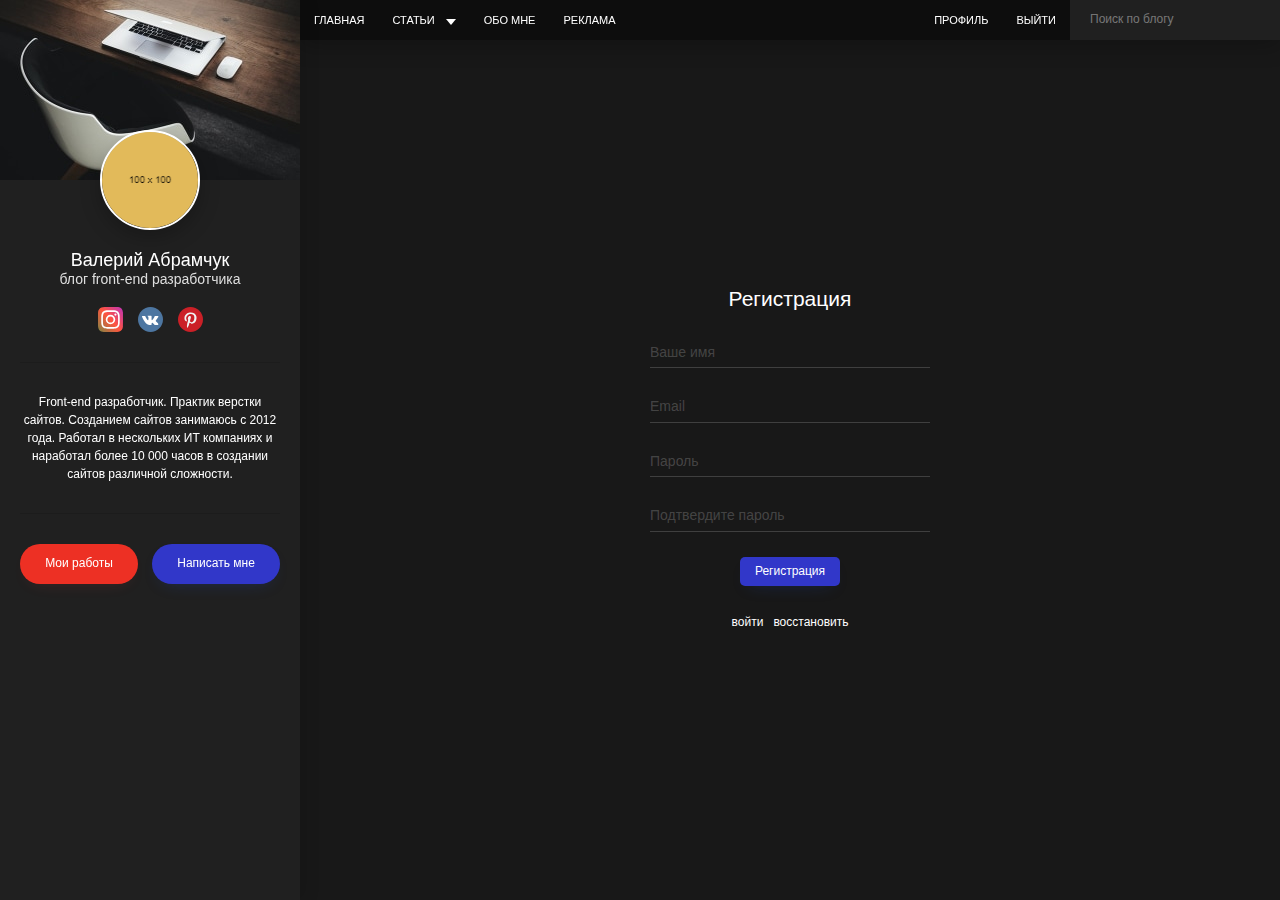
<file: singup.html>
<!DOCTYPE html>
<html lang="ru">

<head>
    <meta charset="UTF-8">
    <link rel="stylesheet" href="assets/css/style.min.css">
    
    <!-- Useful meta tags -->
    <meta http-equiv="x-ua-compatible" content="ie=edge">
    <meta name="viewport" content="width=device-width, initial-scale=1, shrink-to-fit=no">
    <meta name="robots" content="index, follow">
    <meta name="google" content="notranslate">
    <meta name="format-detection" content="telephone=no">
    <meta name="description" content="">
    
    <title></title>
</head>

<body class="show-sidembar">

    <div class="page">
        <header class="header">
    <div class="header__left">
        <nav class="nav">
            <ul class="nav__list">
                <li class="nav__item">
                    <a class="nav__link" href="index.html">Главная</a>
                </li>
                <li class="nav__item">
                    <a class="nav__link has-subnav" href="post.html">Статьи</a>

                    <ul class="subnav">
                        <li>
                            <a class="subnav__link" href="">Создание сайтов</a>
                        </li>
                        <li>
                            <a class="subnav__link" href="#">Интернет маркетинг</a>
                        </li>
                        <li>
                            <a class="subnav__link" href="">Продвижение видео</a>
                        </li>
                    </ul>
                </li>
                <li class="nav__item">
                    <a class="nav__link" href="text.html">Обо мне</a>
                </li>
                <li class="nav__item">
                    <a class="nav__link" href="works.html">Реклама</a>
                </li>
            </ul>
        </nav>
        <button class="burger active" type="button">
            <span>Открыть</span>
        </button>
    </div>
    <div class="header__right">
        <nav class="nav">
            <ul class="nav__list">
                <li class="nav__item">
                    <a class="nav__link" href="profile.html">Профиль</a>
                </li>
                <li class="nav__item">
                    <a class="nav__link" href="singup.html">Выйти</a>
                </li>
            </ul>
        </nav>
        <form class="search" action="search.html" method="get">
            <input class="search__input" type="text" placeholder="Поиск по блогу">
        </form>
    </div>
</header> <aside class="sidebar">
    <div class="sidebar__header">
        <img src="assets/images/sidebar-haeder.jpg" alt="">
    </div>
    <div class="sidebar__cotent">
        <div class="profile">
            <img class="profile__avatar" src="assets/images/dummy.png" alt="">
            <div class="profile__header">
                <div class="profile__name">Валерий Абрамчук</div>
                <div class="profile__prof">блог front-end разработчика</div>
            </div>


            <ul class="social">
                <li class="social__item">
                    <a class="social__link" href="#" target="_blank">
                        <img src="assets/images/instagram.svg" alt="Instagram">
                    </a>
                </li>
                <li class="social__item">
                    <a class="social__link" href="#" target="_blank">
                        <img src="assets/images/vk.svg" alt="vk">
                    </a>
                </li>
                <li class="social__item">
                    <a class="social__link" href="#" target="_blank">
                        <img src="assets/images/pinterest.svg" alt="pinterest">
                    </a>
                </li>
            </ul>
            <div class="profile__text">
                <p>
                    Front-end разработчик. Практик верстки сайтов. Созданием сайтов занимаюсь с 2012 года. Работал в нескольких ИТ компаниях и наработал более 10 000 часов в создании сайтов различной сложности.
                </p>
            </div>
        </div>
        <nav class="nav nav--mobile">
            <ul class="nav__list">
                <li class="nav__item">
                    <a class="nav__link" href="index.html">Главная</a>
                </li>
                <li class="nav__item">
                    <a class="nav__link has-subnav" href="post.html">Статьи</a>

                    <ul class="subnav">
                        <li>
                            <a class="subnav__link" href="">Создание сайтов</a>
                        </li>
                        <li>
                            <a class="subnav__link" href="#">Интернет маркетинг</a>
                        </li>
                        <li>
                            <a class="subnav__link" href="">Продвижение видео</a>
                        </li>
                    </ul>
                </li>
                <li class="nav__item">
                    <a class="nav__link" href="text.html">Обо мне</a>
                </li>
                <li class="nav__item">
                    <a class="nav__link" href="works.html">Реклама</a>
                </li>
                <li class="nav__item">
                    <a class="nav__link" href="profile.html">Профиль</a>
                </li>
                <li class="nav__item">
                    <a class="nav__link" href="singup.html">Выйти</a>
                </li>
            </ul>
        </nav>
    </div>
    <div class="sidebar__footer">
        <a class="btn btn--red" href="works.html"> Мои работы</a>
        <button class="btn btn--blue" type="button">Написать мне</button>
    </div>
</aside>


        <main class="main">
            <div class="container"> <h1 class="page__title page__title--center ">Регистрация</h1>
<form action="/" class="form form--auth" method="POST">
      
            <div class="form__group form__group--md">
                  <input class="form__control" type="text" placeholder="Ваше имя" >
                  <span class="form__line"></span>
            </div>
            <div class="form__group form__group--md">
                  <input class="form__control" type="email" placeholder="Email" >
                  <span class="form__line"></span>
            </div>
            <div class="form__group form__group--md">
                  <input class="form__control" type="password" placeholder="Пароль" value="">
                  <span class="form__line"></span>
            </div>
            <div class="form__group form__group--md">
                  <input class="form__control" type="email" placeholder="Подтвердите пароль" value="">
                  <span class="form__line"></span>
            </div>
            <div class="form__footer form__footer--center ">
                  <div class="form__group form__group--md ">
                        <button class=" btn btn--blue btn--rounded btn--sm " type=" submit ">Регистрация</button>
                  </div>
                  <ul class="form__footer--list">
                        <li>
                              <a href="singin.html">
                                    войти
                              </a>
                        </li>
                        <li>
                              <a href="reset.html">
                                    восстановить
                              </a>
                        </li>
                  </ul> 
            </div>   
</form>

</div>

        </main>
    </div>




    <div class="modal" id="contact">
        <video class="modal__video" src="" poster="https://placehold.it/430x580"></video>
    </div>    <script src="assets/js/app.js"></script>
</body>

</html>
</file>
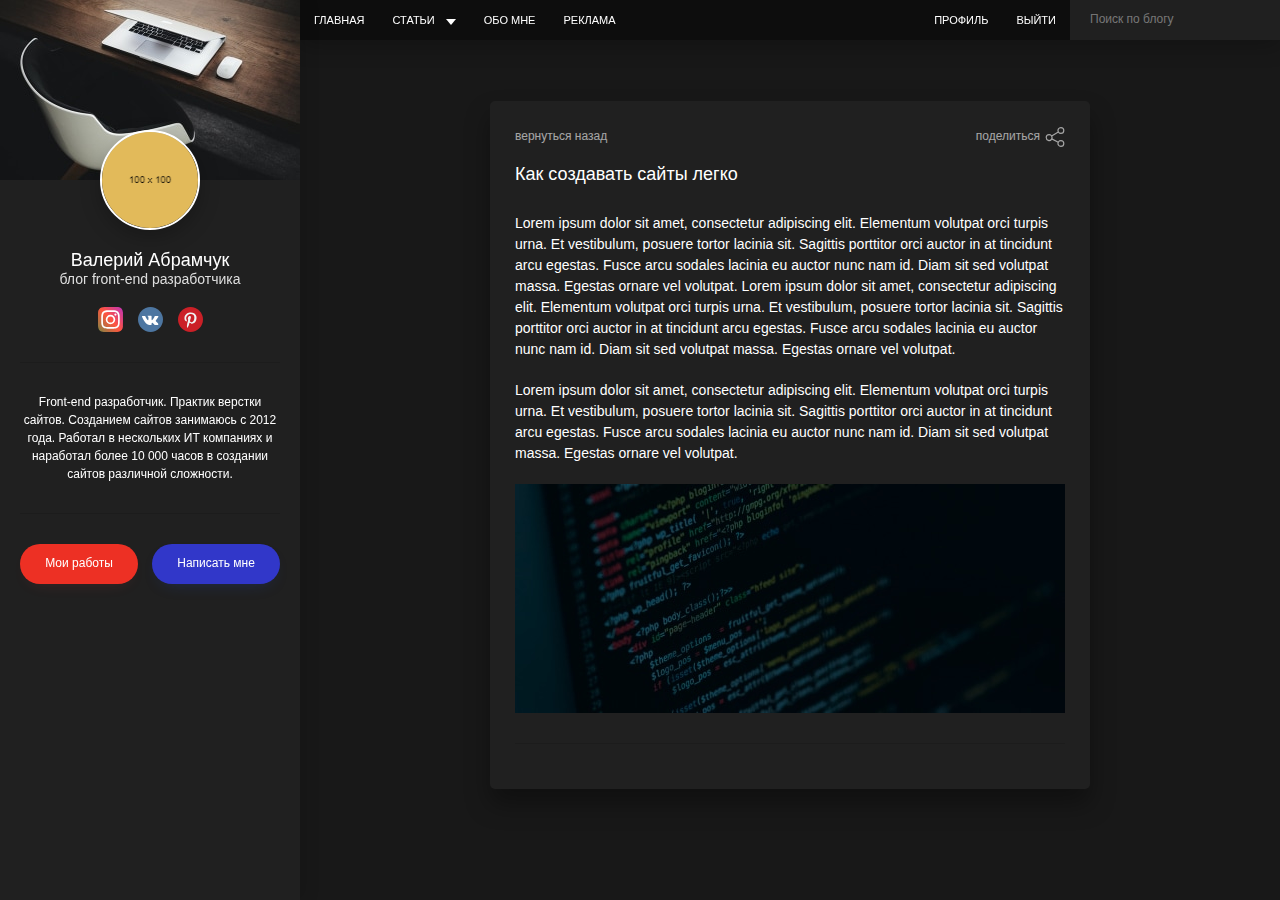
<file: text.html>
<!DOCTYPE html>
<html lang="ru">

<head>
    <meta charset="UTF-8">
    <link rel="stylesheet" href="assets/css/style.min.css">
    
    <!-- Useful meta tags -->
    <meta http-equiv="x-ua-compatible" content="ie=edge">
    <meta name="viewport" content="width=device-width, initial-scale=1, shrink-to-fit=no">
    <meta name="robots" content="index, follow">
    <meta name="google" content="notranslate">
    <meta name="format-detection" content="telephone=no">
    <meta name="description" content="">
    
    <title></title>
</head>

<body class="show-sidembar">

    <div class="page">
        <header class="header">
    <div class="header__left">
        <nav class="nav">
            <ul class="nav__list">
                <li class="nav__item">
                    <a class="nav__link" href="index.html">Главная</a>
                </li>
                <li class="nav__item">
                    <a class="nav__link has-subnav" href="post.html">Статьи</a>

                    <ul class="subnav">
                        <li>
                            <a class="subnav__link" href="">Создание сайтов</a>
                        </li>
                        <li>
                            <a class="subnav__link" href="#">Интернет маркетинг</a>
                        </li>
                        <li>
                            <a class="subnav__link" href="">Продвижение видео</a>
                        </li>
                    </ul>
                </li>
                <li class="nav__item">
                    <a class="nav__link" href="text.html">Обо мне</a>
                </li>
                <li class="nav__item">
                    <a class="nav__link" href="works.html">Реклама</a>
                </li>
            </ul>
        </nav>
        <button class="burger active" type="button">
            <span>Открыть</span>
        </button>
    </div>
    <div class="header__right">
        <nav class="nav">
            <ul class="nav__list">
                <li class="nav__item">
                    <a class="nav__link" href="profile.html">Профиль</a>
                </li>
                <li class="nav__item">
                    <a class="nav__link" href="singup.html">Выйти</a>
                </li>
            </ul>
        </nav>
        <form class="search" action="search.html" method="get">
            <input class="search__input" type="text" placeholder="Поиск по блогу">
        </form>
    </div>
</header> <aside class="sidebar">
    <div class="sidebar__header">
        <img src="assets/images/sidebar-haeder.jpg" alt="">
    </div>
    <div class="sidebar__cotent">
        <div class="profile">
            <img class="profile__avatar" src="assets/images/dummy.png" alt="">
            <div class="profile__header">
                <div class="profile__name">Валерий Абрамчук</div>
                <div class="profile__prof">блог front-end разработчика</div>
            </div>


            <ul class="social">
                <li class="social__item">
                    <a class="social__link" href="#" target="_blank">
                        <img src="assets/images/instagram.svg" alt="Instagram">
                    </a>
                </li>
                <li class="social__item">
                    <a class="social__link" href="#" target="_blank">
                        <img src="assets/images/vk.svg" alt="vk">
                    </a>
                </li>
                <li class="social__item">
                    <a class="social__link" href="#" target="_blank">
                        <img src="assets/images/pinterest.svg" alt="pinterest">
                    </a>
                </li>
            </ul>
            <div class="profile__text">
                <p>
                    Front-end разработчик. Практик верстки сайтов. Созданием сайтов занимаюсь с 2012 года. Работал в нескольких ИТ компаниях и наработал более 10 000 часов в создании сайтов различной сложности.
                </p>
            </div>
        </div>
        <nav class="nav nav--mobile">
            <ul class="nav__list">
                <li class="nav__item">
                    <a class="nav__link" href="index.html">Главная</a>
                </li>
                <li class="nav__item">
                    <a class="nav__link has-subnav" href="post.html">Статьи</a>

                    <ul class="subnav">
                        <li>
                            <a class="subnav__link" href="">Создание сайтов</a>
                        </li>
                        <li>
                            <a class="subnav__link" href="#">Интернет маркетинг</a>
                        </li>
                        <li>
                            <a class="subnav__link" href="">Продвижение видео</a>
                        </li>
                    </ul>
                </li>
                <li class="nav__item">
                    <a class="nav__link" href="text.html">Обо мне</a>
                </li>
                <li class="nav__item">
                    <a class="nav__link" href="works.html">Реклама</a>
                </li>
                <li class="nav__item">
                    <a class="nav__link" href="profile.html">Профиль</a>
                </li>
                <li class="nav__item">
                    <a class="nav__link" href="singup.html">Выйти</a>
                </li>
            </ul>
        </nav>
    </div>
    <div class="sidebar__footer">
        <a class="btn btn--red" href="works.html"> Мои работы</a>
        <button class="btn btn--blue" type="button">Написать мне</button>
    </div>
</aside>


        <main class="main">
            <div class="container"> <article class="post">
      <div class="post__actions">
          <a href="index.html"> вернуться назад</a>
          <a href="#"> поделиться<img class="post__actions-icon" src="./assets/images/icons/share.svg"
                          alt="поделиться">
              </a>
      </div>
      <div class="post__header post__header--open">
          <h1 class="post__title post__title--mb0">
              Как создавать сайты легко
          </h1>
        
      </div>
      <div class="post__content">
  
          <div class="post__text">
              <h2></h2>
              <p>
                  Lorem ipsum dolor sit amet, consectetur adipiscing elit. Elementum volutpat orci turpis urna. Et vestibulum, posuere tortor lacinia sit. Sagittis porttitor orci auctor in at tincidunt arcu egestas. Fusce arcu sodales lacinia eu auctor nunc nam id. Diam
                  sit sed volutpat massa. Egestas ornare vel volutpat. Lorem ipsum dolor sit amet, consectetur adipiscing elit. Elementum volutpat orci turpis urna. Et vestibulum, posuere tortor lacinia sit. Sagittis porttitor orci auctor in at tincidunt
                  arcu egestas. Fusce arcu sodales lacinia eu auctor nunc nam id. Diam sit sed volutpat massa. Egestas ornare vel volutpat.
              </p>
              <p>
                  Lorem ipsum dolor sit amet, consectetur adipiscing elit. Elementum volutpat orci turpis urna. Et vestibulum, posuere tortor lacinia sit. Sagittis porttitor orci auctor in at tincidunt arcu egestas. Fusce arcu sodales lacinia eu auctor nunc nam id. Diam
                  sit sed volutpat massa. Egestas ornare vel volutpat.
  
              </p>
              <p>
                  <img src="./assets/images/post-img-content.jpg" alt="post-img-content">
              </p>
          </div>
          <!--//POST-TEXT -->
          
        </div><!--//POST-CONTENT -->
  </article>
</div>

        </main>
    </div>




    <div class="modal" id="contact">
        <video class="modal__video" src="" poster="https://placehold.it/430x580"></video>
    </div>    <script src="assets/js/app.js"></script>
</body>

</html>
</file>
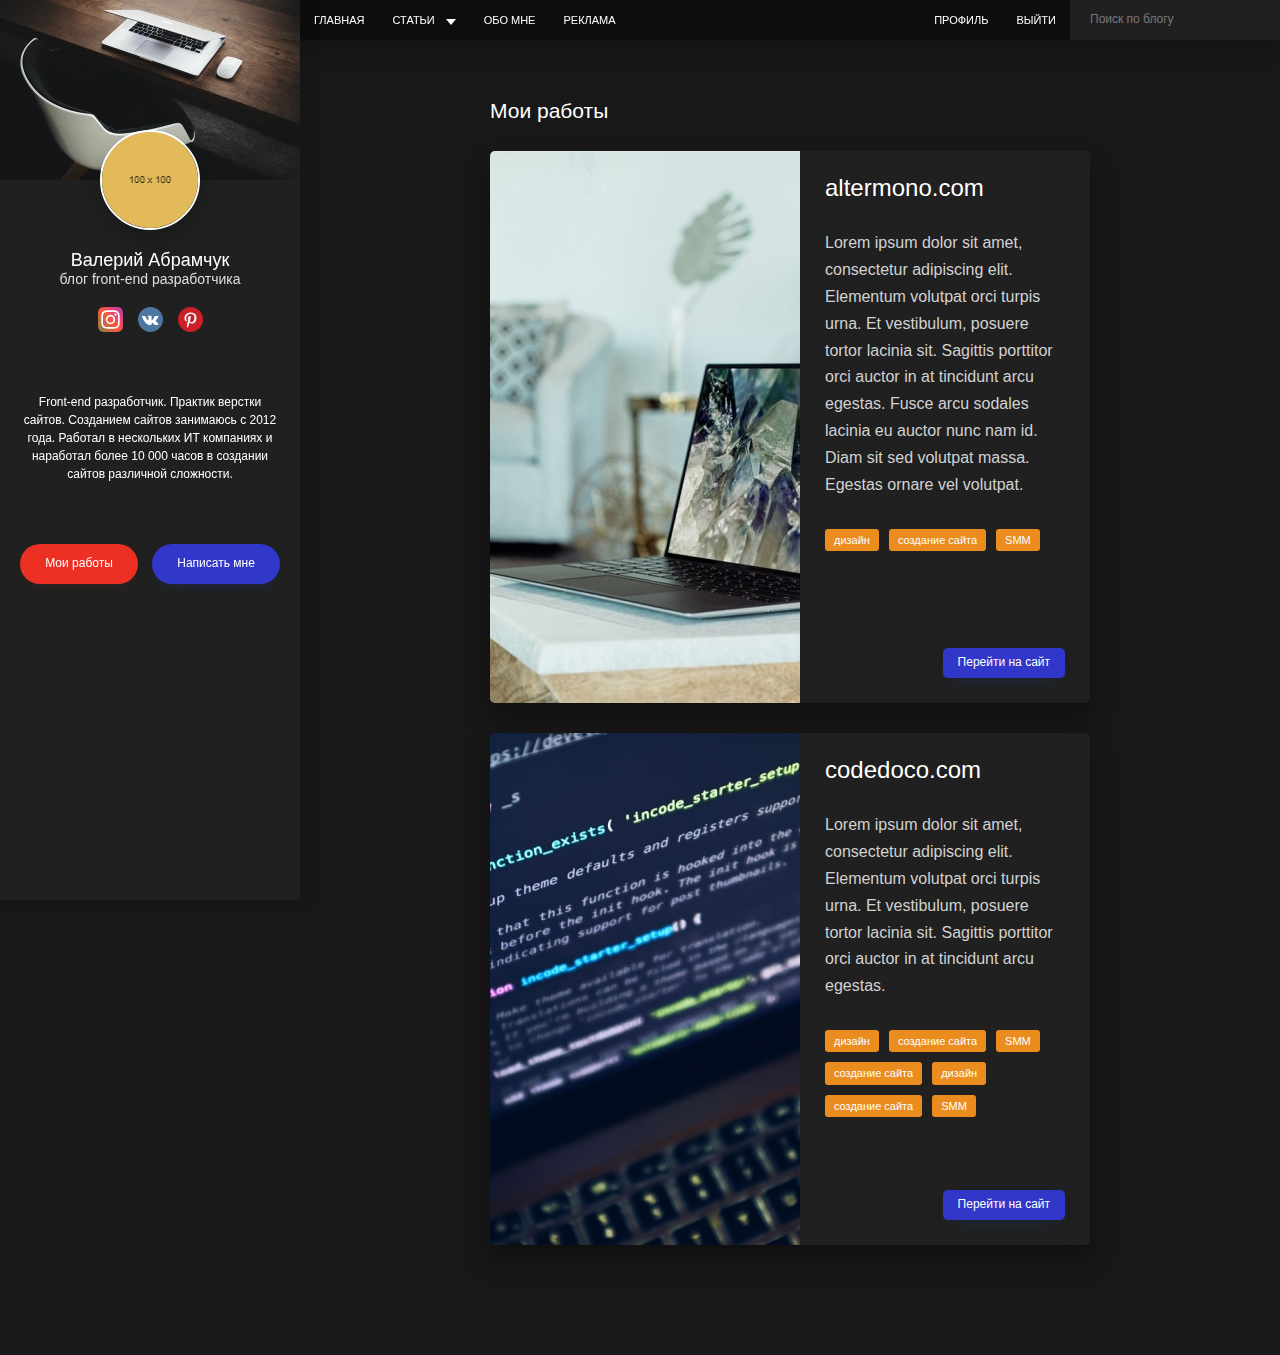
<file: works.html>
<!DOCTYPE html>
<html lang="ru">

<head>
    <meta charset="UTF-8">
    <link rel="stylesheet" href="assets/css/style.min.css">
    
    <!-- Useful meta tags -->
    <meta http-equiv="x-ua-compatible" content="ie=edge">
    <meta name="viewport" content="width=device-width, initial-scale=1, shrink-to-fit=no">
    <meta name="robots" content="index, follow">
    <meta name="google" content="notranslate">
    <meta name="format-detection" content="telephone=no">
    <meta name="description" content="">
    
    <title></title>
</head>

<body class="show-sidembar">

    <div class="page">
        <header class="header">
    <div class="header__left">
        <nav class="nav">
            <ul class="nav__list">
                <li class="nav__item">
                    <a class="nav__link" href="index.html">Главная</a>
                </li>
                <li class="nav__item">
                    <a class="nav__link has-subnav" href="post.html">Статьи</a>

                    <ul class="subnav">
                        <li>
                            <a class="subnav__link" href="">Создание сайтов</a>
                        </li>
                        <li>
                            <a class="subnav__link" href="#">Интернет маркетинг</a>
                        </li>
                        <li>
                            <a class="subnav__link" href="">Продвижение видео</a>
                        </li>
                    </ul>
                </li>
                <li class="nav__item">
                    <a class="nav__link" href="text.html">Обо мне</a>
                </li>
                <li class="nav__item">
                    <a class="nav__link" href="works.html">Реклама</a>
                </li>
            </ul>
        </nav>
        <button class="burger active" type="button">
            <span>Открыть</span>
        </button>
    </div>
    <div class="header__right">
        <nav class="nav">
            <ul class="nav__list">
                <li class="nav__item">
                    <a class="nav__link" href="profile.html">Профиль</a>
                </li>
                <li class="nav__item">
                    <a class="nav__link" href="singup.html">Выйти</a>
                </li>
            </ul>
        </nav>
        <form class="search" action="search.html" method="get">
            <input class="search__input" type="text" placeholder="Поиск по блогу">
        </form>
    </div>
</header> <aside class="sidebar">
    <div class="sidebar__header">
        <img src="assets/images/sidebar-haeder.jpg" alt="">
    </div>
    <div class="sidebar__cotent">
        <div class="profile">
            <img class="profile__avatar" src="assets/images/dummy.png" alt="">
            <div class="profile__header">
                <div class="profile__name">Валерий Абрамчук</div>
                <div class="profile__prof">блог front-end разработчика</div>
            </div>


            <ul class="social">
                <li class="social__item">
                    <a class="social__link" href="#" target="_blank">
                        <img src="assets/images/instagram.svg" alt="Instagram">
                    </a>
                </li>
                <li class="social__item">
                    <a class="social__link" href="#" target="_blank">
                        <img src="assets/images/vk.svg" alt="vk">
                    </a>
                </li>
                <li class="social__item">
                    <a class="social__link" href="#" target="_blank">
                        <img src="assets/images/pinterest.svg" alt="pinterest">
                    </a>
                </li>
            </ul>
            <div class="profile__text">
                <p>
                    Front-end разработчик. Практик верстки сайтов. Созданием сайтов занимаюсь с 2012 года. Работал в нескольких ИТ компаниях и наработал более 10 000 часов в создании сайтов различной сложности.
                </p>
            </div>
        </div>
        <nav class="nav nav--mobile">
            <ul class="nav__list">
                <li class="nav__item">
                    <a class="nav__link" href="index.html">Главная</a>
                </li>
                <li class="nav__item">
                    <a class="nav__link has-subnav" href="post.html">Статьи</a>

                    <ul class="subnav">
                        <li>
                            <a class="subnav__link" href="">Создание сайтов</a>
                        </li>
                        <li>
                            <a class="subnav__link" href="#">Интернет маркетинг</a>
                        </li>
                        <li>
                            <a class="subnav__link" href="">Продвижение видео</a>
                        </li>
                    </ul>
                </li>
                <li class="nav__item">
                    <a class="nav__link" href="text.html">Обо мне</a>
                </li>
                <li class="nav__item">
                    <a class="nav__link" href="works.html">Реклама</a>
                </li>
                <li class="nav__item">
                    <a class="nav__link" href="profile.html">Профиль</a>
                </li>
                <li class="nav__item">
                    <a class="nav__link" href="singup.html">Выйти</a>
                </li>
            </ul>
        </nav>
    </div>
    <div class="sidebar__footer">
        <a class="btn btn--red" href="works.html"> Мои работы</a>
        <button class="btn btn--blue" type="button">Написать мне</button>
    </div>
</aside>


        <main class="main">
            <div class="container"> <h1 class="page__title">Мои работы</h1>
<article class="work">
    <div class="work__preview">
        <picture>
            <source srcset="https://placehold.it/575x200" media="(max-width: 575px)">
            <img class="work__img" src="./assets/images/work1.jpg" alt="">
        </picture>

    </div>
    <div class="work__content">
        <h2 class="work__title">
            <a href="#">altermono.com</a>
        </h2>
        <div class="work__description">
            <p>Lorem ipsum dolor sit amet, consectetur adipiscing elit. Elementum volutpat orci turpis urna. Et vestibulum, posuere tortor lacinia sit. Sagittis porttitor orci auctor in at tincidunt arcu egestas. Fusce arcu sodales lacinia eu auctor nunc
                nam id. Diam sit sed volutpat massa. Egestas ornare vel volutpat.</p>
        </div>
        <ul class="tags">
            <li class="tags__item">дизайн</li>
            <li class="tags__item">создание сайта</li>
            <li class="tags__item">SMM</li>
        </ul>
        <div class="work__footer">
            <a href="#" class="btn btn--blue btn--rounded btn--sm">Перейти на сайт</a>
        </div>

    </div>
</article>
<article class="work">
    <div class="work__preview">
        <img class="work__img" src="./assets/images/work2.jpg" alt="">
    </div>
    <div class="work__content">
        <h2 class="work__title">
            <a href="#">codedoco.com</a>
        </h2>
        <div class="work__description">
            <p>Lorem ipsum dolor sit amet, consectetur adipiscing elit. Elementum volutpat orci turpis urna. Et vestibulum, posuere tortor lacinia sit. Sagittis porttitor orci auctor in at tincidunt arcu egestas.</p>
        </div>
        <ul class="tags">
            <li class="tags__item">дизайн</li>
            <li class="tags__item">создание сайта</li>
            <li class="tags__item">SMM</li>
            <li class="tags__item">создание сайта</li>
            <li class="tags__item">дизайн</li>
            <li class="tags__item">создание сайта</li>
            <li class="tags__item">SMM</li>
        </ul>
        <div class="work__footer">
            <a href="#" class="btn btn--blue btn--rounded btn--sm">Перейти на сайт</a>
        </div>

    </div>
</article>
</div>

        </main>
    </div>




    <div class="modal" id="contact">
        <video class="modal__video" src="" poster="https://placehold.it/430x580"></video>
    </div>    <script src="assets/js/app.js"></script>
</body>

</html>
</file>
<file: assets/css/style.min.css>
/* http://meyerweb.com/eric/tools/css/reset/
   v2.0-modified | 20110126
   License: none (public domain)
*/
html, body, div, span, applet, object, iframe,
h1, h2, h3, h4, h5, h6, p, blockquote, pre,
a, abbr, acronym, address, big, cite, code,
del, dfn, em, img, ins, kbd, q, s, samp,
small, strike, strong, sub, sup, tt, var,
b, u, i, center,
dl, dt, dd, ol, ul, li,
fieldset, form, label, legend,
table, caption, tbody, tfoot, thead, tr, th, td,
article, aside, canvas, details, embed,
figure, figcaption, footer, header, hgroup,
menu, nav, output, ruby, section, summary,
time, mark, audio, video {
  margin: 0;
  padding: 0;
  border: 0;
  font-size: 100%;
  font: inherit;
  vertical-align: baseline; }

/* make sure to set some focus styles for accessibility */
:focus {
  outline: 0; }

/* HTML5 display-role reset for older browsers */
article, aside, details, figcaption, figure,
footer, header, hgroup, menu, nav, section {
  display: block; }

body {
  line-height: 1; }

ol, ul {
  list-style: none; }

blockquote, q {
  quotes: none; }

blockquote:before, blockquote:after,
q:before, q:after {
  content: '';
  content: none; }

table {
  border-collapse: collapse;
  border-spacing: 0; }

input[type=search]::-webkit-search-cancel-button,
input[type=search]::-webkit-search-decoration,
input[type=search]::-webkit-search-results-button,
input[type=search]::-webkit-search-results-decoration {
  -webkit-appearance: none;
  -moz-appearance: none; }

input[type=search] {
  -webkit-appearance: none;
  -moz-appearance: none;
  -webkit-box-sizing: content-box;
  -moz-box-sizing: content-box;
  box-sizing: content-box; }

textarea {
  overflow: auto;
  vertical-align: top;
  resize: vertical; }

/**
 * Correct `inline-block` display not defined in IE 6/7/8/9 and Firefox 3.
 */
audio,
canvas,
video {
  display: inline-block;
  *display: inline;
  *zoom: 1;
  max-width: 100%; }

/**
 * Prevent modern browsers from displaying `audio` without controls.
 * Remove excess height in iOS 5 devices.
 */
audio:not([controls]) {
  display: none;
  height: 0; }

/**
 * Address styling not present in IE 7/8/9, Firefox 3, and Safari 4.
 * Known issue: no IE 6 support.
 */
[hidden] {
  display: none; }

/**
 * 1. Correct text resizing oddly in IE 6/7 when body `font-size` is set using
 *    `em` units.
 * 2. Prevent iOS text size adjust after orientation change, without disabling
 *    user zoom.
 */
html {
  font-size: 100%;
  /* 1 */
  -webkit-text-size-adjust: 100%;
  /* 2 */
  -ms-text-size-adjust: 100%;
  /* 2 */ }

/**
 * Address `outline` inconsistency between Chrome and other browsers.
 */
a:focus {
  outline: thin dotted; }

/**
 * Improve readability when focused and also mouse hovered in all browsers.
 */
a:active,
a:hover {
  outline: 0; }

/**
 * 1. Remove border when inside `a` element in IE 6/7/8/9 and Firefox 3.
 * 2. Improve image quality when scaled in IE 7.
 */
img {
  border: 0;
  /* 1 */
  -ms-interpolation-mode: bicubic;
  /* 2 */ }

/**
 * Address margin not present in IE 6/7/8/9, Safari 5, and Opera 11.
 */
figure {
  margin: 0; }

/**
 * Correct margin displayed oddly in IE 6/7.
 */
form {
  margin: 0; }

/**
 * Define consistent border, margin, and padding.
 */
fieldset {
  border: 1px solid #c0c0c0;
  margin: 0 2px;
  padding: 0.35em 0.625em 0.75em; }

/**
 * 1. Correct color not being inherited in IE 6/7/8/9.
 * 2. Correct text not wrapping in Firefox 3.
 * 3. Correct alignment displayed oddly in IE 6/7.
 */
legend {
  border: 0;
  /* 1 */
  padding: 0;
  white-space: normal;
  /* 2 */
  *margin-left: -7px;
  /* 3 */ }

/**
 * 1. Correct font size not being inherited in all browsers.
 * 2. Address margins set differently in IE 6/7, Firefox 3+, Safari 5,
 *    and Chrome.
 * 3. Improve appearance and consistency in all browsers.
 */
button,
input,
select,
textarea {
  font-size: 100%;
  /* 1 */
  margin: 0;
  /* 2 */
  vertical-align: baseline;
  /* 3 */
  *vertical-align: middle;
  /* 3 */ }

/**
 * Address Firefox 3+ setting `line-height` on `input` using `!important` in
 * the UA stylesheet.
 */
button,
input {
  line-height: normal; }

/**
 * Address inconsistent `text-transform` inheritance for `button` and `select`.
 * All other form control elements do not inherit `text-transform` values.
 * Correct `button` style inheritance in Chrome, Safari 5+, and IE 6+.
 * Correct `select` style inheritance in Firefox 4+ and Opera.
 */
button,
select {
  text-transform: none; }

/**
 * 1. Avoid the WebKit bug in Android 4.0.* where (2) destroys native `audio`
 *    and `video` controls.
 * 2. Correct inability to style clickable `input` types in iOS.
 * 3. Improve usability and consistency of cursor style between image-type
 *    `input` and others.
 * 4. Remove inner spacing in IE 7 without affecting normal text inputs.
 *    Known issue: inner spacing remains in IE 6.
 */
button,
html input[type="button"],
input[type="reset"],
input[type="submit"] {
  -webkit-appearance: button;
  /* 2 */
  cursor: pointer;
  /* 3 */
  *overflow: visible;
  /* 4 */ }

/**
 * Re-set default cursor for disabled elements.
 */
button[disabled],
html input[disabled] {
  cursor: default; }

/**
 * 1. Address box sizing set to content-box in IE 8/9.
 * 2. Remove excess padding in IE 8/9.
 * 3. Remove excess padding in IE 7.
 *    Known issue: excess padding remains in IE 6.
 */
input[type="checkbox"],
input[type="radio"] {
  box-sizing: border-box;
  /* 1 */
  padding: 0;
  /* 2 */
  *height: 13px;
  /* 3 */
  *width: 13px;
  /* 3 */ }

/**
 * 1. Address `appearance` set to `searchfield` in Safari 5 and Chrome.
 * 2. Address `box-sizing` set to `border-box` in Safari 5 and Chrome
 *    (include `-moz` to future-proof).
 */
input[type="search"] {
  -webkit-appearance: textfield;
  /* 1 */
  -moz-box-sizing: content-box;
  -webkit-box-sizing: content-box;
  /* 2 */
  box-sizing: content-box; }

/**
 * Remove inner padding and search cancel button in Safari 5 and Chrome
 * on OS X.
 */
input[type="search"]::-webkit-search-cancel-button,
input[type="search"]::-webkit-search-decoration {
  -webkit-appearance: none; }

/**
 * Remove inner padding and border in Firefox 3+.
 */
button::-moz-focus-inner,
input::-moz-focus-inner {
  border: 0;
  padding: 0; }

/**
 * 1. Remove default vertical scrollbar in IE 6/7/8/9.
 * 2. Improve readability and alignment in all browsers.
 */
textarea {
  overflow: auto;
  /* 1 */
  vertical-align: top;
  /* 2 */ }

/**
 * Remove most spacing between table cells.
 */
table {
  border-collapse: collapse;
  border-spacing: 0; }

html,
button,
input,
select,
textarea {
  color: #222; }

::-moz-selection {
  background: #b3d4fc;
  text-shadow: none; }

::selection {
  background: #b3d4fc;
  text-shadow: none; }

img {
  vertical-align: middle; }

fieldset {
  border: 0;
  margin: 0;
  padding: 0; }

textarea {
  resize: vertical; }

.chromeframe {
  margin: 0.2em 0;
  background: #ccc;
  color: #000;
  padding: 0.2em 0; }

html {
  font-size: 62.5%; }

body {
  background-color: #181818;
  font-family: -apple-system, BlinkMacSystemFont, "Segoe UI", Roboto, "Helvetica Neue", Arial, "Noto Sans", sans-serif, "Apple Color Emoji", "Segoe UI Emoji", "Segoe UI Symbol", "Noto Color Emoji";
  font-size: 1.4rem;
  color: #fff;
  line-height: 21px; }
  body.no-scroll, body.show-sidebar {
    overflow: hidden; }

*,
*:before,
*:after {
  box-sizing: border-box; }

a {
  text-decoration: none; }
  a:hover {
    text-decoration: underline; }

/*  Blocks  */
.sidebar {
  width: 300px;
  height: 100vh;
  background-color: #202020;
  position: fixed;
  top: 0;
  left: 0;
  z-index: 1000;
  box-shadow: 5px 0 15px rgba(5, 5, 5, 0.1); }
  @media (max-width: 991px) {
    .sidebar {
      display: flex;
      flex-direction: column;
      top: 4rem;
      height: calc(100vh - 4rem);
      transform: translateX(-100%);
      transition: transform 0.2s linear;
      padding-bottom: 1.5rem;
      overflow: auto; }
      .show-sidebar .sidebar {
        transform: translateX(0); } }

.sidebar__header {
  height: 180px;
  background-color: #121212; }
  .sidebar__header img {
    display: block;
    width: 100%;
    height: 100%;
    object-fit: cover; }
  @media (max-width: 991px) {
    .sidebar__header {
      height: 100px; } }

.sidebar__cotent {
  padding: 0 2rem; }
  @media (max-width: 991px) {
    .sidebar__cotent {
      flex-grow: 1; } }

.sidebar__footer {
  display: flex;
  justify-content: space-between;
  padding: 0 2rem; }

.page {
  overflow: hidden;
  display: flex;
  flex-direction: column;
  min-height: 100vh;
  justify-content: center; }
  @media (max-width: 991px) {
    .show-sidebar .page {
      position: relative; }
      .show-sidebar .page:after {
        content: '';
        display: block;
        width: 100%;
        height: 100%;
        background-color: rgba(0, 0, 0, 0.8);
        position: absolute;
        top: 0;
        left: 0;
        z-index: 100; } }

.page__title {
  font-size: 21px;
  line-height: 21px;
  color: #fff;
  margin-bottom: 3rem; }
  .page__title--center {
    text-align: center; }

.main {
  padding: 10rem 0 8rem 300px; }
  @media (max-width: 991px) {
    .main {
      padding-left: 0;
      padding-top: 7rem;
      padding-bottom: 5rem; } }

.header {
  display: flex;
  width: calc(100% - 300px);
  position: fixed;
  background-color: #0d0d0d;
  top: 0;
  right: 0;
  z-index: 1000;
  box-shadow: 0 5px 22px rgba(0, 0, 0, 0.25); }
  @media (max-width: 991px) {
    .header {
      width: 100%; } }

.header__left {
  width: 60%; }
  @media (max-width: 991px) {
    .header__left {
      width: 40%; } }

.header__right {
  width: 40%;
  display: flex;
  justify-content: flex-end; }
  @media (max-width: 991px) {
    .header__right {
      width: 60%; } }

.container {
  max-width: 700px;
  margin: 0 auto;
  padding-left: 5rem;
  padding-right: 5rem; }
  @media (max-width: 575px) {
    .container {
      padding-left: 1.5rem;
      padding-right: 1.5rem; } }

.profile {
  margin-top: -5rem;
  position: relative; }
  @media (max-width: 991px) {
    .profile {
      margin-top: -1.25rem;
      position: relative;
      border-bottom: 1px solid #1c1c1c; } }

.profile__header {
  margin-bottom: 2rem;
  text-align: center; }
  @media (max-width: 991px) {
    .profile__header {
      text-align: left;
      padding-left: 8rem;
      padding-top: 2rem; } }

.profile__avatar {
  display: block;
  width: 100px;
  height: 100px;
  border: 2px solid #fff;
  box-shadow: 0 7px 20px rgba(0, 0, 0, 0.25);
  border-radius: 50%;
  margin: 0 auto 2rem;
  position: relative; }
  @media (max-width: 991px) {
    .profile__avatar {
      width: 65px;
      height: 65px;
      margin-left: 0;
      position: absolute;
      left: 0; } }

.profile__name {
  font-size: 1.8rem;
  line-height: 21px; }
  @media (max-width: 991px) {
    .profile__name {
      font-size: 1.5rem; } }

.profile__prof {
  font-size: 1.4rem;
  line-height: 16px;
  font-weight: 300;
  color: #dedede;
  margin-bottom: 2rem; }
  @media (max-width: 991px) {
    .profile__prof {
      font-size: 1.2rem; } }

.profile__text {
  font-size: 1.2rem;
  line-height: 1.8rem;
  text-align: center;
  border-top: 1px solid #1c1c1c;
  border-bottom: 1px solid #1c1c1c;
  padding: 3rem 0;
  margin: 3rem 0; }
  @media (max-width: 991px) {
    .profile__text {
      display: none; } }

.social {
  display: flex;
  justify-content: center; }
  @media (max-width: 991px) {
    .social {
      display: none; } }

.social__item {
  margin: 0 0.75rem; }

.btn {
  display: inline-block;
  vertical-align: top;
  font-size: 1.2rem;
  font-weight: 500;
  font-family: inherit;
  line-height: 1.1;
  color: #fff;
  background-color: #121212;
  border: none;
  cursor: pointer;
  text-decoration: none;
  padding: 1.12em 2.1em;
  border-radius: 3em;
  transition: background-color 0.2s linear; }
  .btn--red {
    background-color: #ED3024;
    box-shadow: 0px 7px 17px -10px rgba(242, 63, 63, 0.2); }
    .btn--red:hover, .btn--red:focus {
      background-color: #cd1c11; }
  .btn--blue {
    background-color: #3137C9;
    box-shadow: 0px 7px 17px -10px rgba(32, 84, 219, 0.35); }
    .btn--blue:hover, .btn--blue:focus {
      background-color: #272ca0; }
  .btn--rounded {
    border-radius: 5px; }
  .btn--sm {
    padding: 0.7em 1.25em; }
  .btn:hover, .btn:focus {
    text-decoration: none; }

.nav--mobile {
  display: none;
  margin: 3rem 0; }

@media (max-width: 991px) {
  .nav {
    display: none; }
    .nav--mobile {
      display: block; } }

.nav__list {
  display: flex; }
  @media (max-width: 991px) {
    .nav__list {
      flex-direction: column; } }

a:active,
a:hover,
a:focus {
  outline: 0;
  outline-offset: 0; }

.nav__item {
  position: relative; }
  .nav__item:hover .nav__link {
    background-color: #3137C9;
    text-decoration: none; }
  .nav__item:hover > .subnav {
    display: block; }
  @media (max-width: 991px) {
    .nav__item:hover .nav__link {
      background: none; } }

.nav__link {
  display: block;
  font-size: 1.1rem;
  text-transform: uppercase;
  color: #fff;
  text-decoration: none;
  padding: 1.4rem;
  line-height: 1.2rem;
  transition: background-color 0.2s linear; }
  .nav__link.has-subnav {
    position: relative;
    padding-right: 3.5rem; }
    .nav__link.has-subnav::after {
      content: "";
      display: block;
      border-style: solid;
      margin-top: 2px;
      border-width: 6px 5px 0 5px;
      border-color: #fff transparent transparent transparent;
      position: absolute;
      top: 50%;
      right: 1.35rem;
      transform: translateY(-50%); }
  @media (max-width: 991px) {
    .nav__link {
      padding-left: 0;
      padding-right: 0;
      font-size: 1.6rem; } }

.search {
  background-color: #202020;
  max-width: 21rem;
  width: 100%; }

.search__input {
  background: transparent;
  border: none;
  width: 100%;
  padding: 1.2rem 2rem;
  font-family: inherit;
  font-size: 1.2rem;
  color: #fff;
  display: block; }
  .search__input::placeholder {
    color: rgba(255, 255, 255, 0.4); }
  @media (max-width: 991px) {
    .search__input {
      font-size: 1.6rem;
      padding: 1rem 2rem;
      height: 4rem; } }

.subnav {
  display: none;
  position: absolute;
  top: 100%;
  left: 0;
  padding: 0.5rem 0;
  width: 165px;
  background-color: #3137C9;
  border-radius: 0 0 5px 5px;
  box-shadow: 0 6px 8px rgba(0, 0, 0, 0.2); }
  @media (max-width: 991px) {
    .subnav {
      position: static;
      width: 100%;
      background-color: transparent;
      box-shadow: none;
      padding-left: 1rem; } }

.subnav__link {
  display: block;
  font-size: 1.2rem;
  color: #fff;
  text-decoration: none;
  padding: 0.65rem 1.2rem;
  line-height: 1.2rem;
  transition: background-color 0.3s ease-in-out; }
  .subnav__link:hover {
    background-color: #2c31b4;
    text-decoration: none; }
  @media (max-width: 991px) {
    .subnav__link {
      padding-left: 0;
      padding-right: 0;
      font-size: 1.5rem; }
      .subnav__link:hover {
        background: none; } }

.burger {
  display: none;
  width: 3rem;
  height: 2rem;
  position: absolute;
  top: 50%;
  left: 1.5rem;
  transform: translateY(-50%);
  background: none;
  border: none;
  padding: 0;
  font-size: 0;
  color: transparent; }
  .burger::before, .burger::after,
  .burger span {
    display: block;
    position: absolute;
    width: 100%;
    height: 2px;
    background-color: #fff; }
  .burger::before, .burger::after {
    content: "";
    transition: transform 0.2s linear; }
  .burger::before {
    top: 0px; }
  .burger::after {
    bottom: 0; }
  .burger span {
    top: 50%;
    transform: translateY(-50%);
    transition: opasity 2s ease; }
  .show-sidebar .burger span {
    opacity: 0; }
  .show-sidebar .burger::before, .show-sidebar .burger::after {
    top: 50%; }
  .show-sidebar .burger::after {
    transform: rotate(-45deg); }
  .show-sidebar .burger::before {
    transform: rotate(45deg); }
  @media (max-width: 991px) {
    .burger {
      display: block; } }

.stories {
  display: grid;
  grid-template-columns: 1fr 1fr 1fr 1fr;
  grid-column-gap: 13px;
  grid-template-rows: 195px;
  margin-bottom: 3rem; }
  @media (max-width: 575px) {
    .stories {
      grid-template-columns: 140px 140px 140px 140px;
      overflow: auto; } }

.stories__item {
  position: relative;
  background-color: #2c2a2c;
  border-radius: 5px;
  overflow: hidden;
  box-shadow: 0 5px 15px rgba(0, 0, 0, 0.2);
  cursor: pointer; }
  .stories__item::after {
    content: "";
    display: block;
    width: 100%;
    height: 100%;
    position: absolute;
    top: 0;
    left: 0;
    z-index: 2;
    background-image: linear-gradient(to bottom, rgba(0, 0, 0, 0.8), rgba(0, 0, 0, 0) 50%, rgba(0, 0, 0, 0.8)); }
  .stories__item:hover .stories__preview {
    transform: scale(1.2);
    transition-duration: 0.6s; }

.stories__preview {
  display: block;
  position: absolute;
  top: 0;
  left: 0;
  width: 100%;
  height: 100%;
  object-fit: cover;
  z-index: 1;
  transition: transform 0.1s ease-in-out; }

.stories__title {
  font-size: 1.2rem;
  line-height: 1.3rem;
  color: #fff;
  position: absolute;
  top: 0;
  left: 0;
  z-index: 3;
  padding: 1.4rem;
  width: 100%; }

.stories__date {
  font-size: 1.2rem;
  line-height: 1.3rem;
  color: #fff;
  position: absolute;
  text-align: right;
  bottom: 0;
  right: 0;
  z-index: 3;
  padding: 1.4rem;
  width: 100%; }

.add-post {
  margin-bottom: 3rem;
  box-shadow: 0 15px 25px rgba(0, 0, 0, 0.45);
  background-color: #121212;
  border-radius: 5px;
  padding: 15px 20px; }
  @media (max-width: 575px) {
    .add-post {
      padding: 1.5rem; } }

.add-post-form {
  display: flex;
  align-items: center; }

.add-post-form__textarea {
  display: block;
  flex-grow: 1;
  height: 26px;
  border: none;
  resize: none;
  background-color: transparent;
  font-family: inherit;
  font-size: 1.5rem;
  overflow: hidden;
  color: #fff; }
  .add-post-form__textarea::placeholder {
    color: #d2d2d2; }

.add-post_file {
  display: block;
  width: 4.4rem;
  height: 4.4rem;
  border-radius: 50%;
  background: #ebebeb url("../images/icons/photo.svg");
  background-repeat: no-repeat;
  background-size: initial;
  background-position: center;
  border: none;
  cursor: pointer;
  transition: background-color 0.2s ease; }
  @media (max-width: 575px) {
    .add-post_file {
      width: 3.4rem;
      height: 3.4rem;
      background-size: 18px 18px; } }
  .add-post_file input {
    width: 1px;
    height: 1px;
    position: absolute;
    opacity: 0;
    appearance: none; }
  .add-post_file:hover {
    background-color: #d2d2d2; }

.add-post__send {
  display: block;
  width: 4.4rem;
  height: 4.4rem;
  border-radius: 50%;
  cursor: pointer;
  background: #3137C9;
  border: none;
  transition: background-color 0.2s ease;
  background: #3137C9 url("../images/icons/send.svg");
  background-repeat: no-repeat;
  background-size: initial;
  background-position: center;
  font-size: 0;
  color: transparent; }
  .add-post__send:hover {
    background-color: #2c31b4; }
  @media (max-width: 575px) {
    .add-post__send {
      width: 3.4rem;
      height: 3.4rem;
      background-size: 15px 15px; } }

.add-post-form--actions {
  display: flex;
  flex-shrink: 0;
  justify-content: space-around;
  width: 120px; }
  @media (max-width: 575px) {
    .add-post-form--actions {
      width: 90px; } }

.post {
  box-shadow: 0px 15px 25px 0px rgba(0, 0, 0, 0.35);
  background: #202020;
  border-radius: 5px;
  margin-bottom: 3rem;
  padding: 2.5rem;
  overflow: hidden; }
  @media (max-width: 575px) {
    .post {
      padding: 1.5rem; } }

.post__header {
  margin: 0 0 2.5rem; }
  .post__header--preview {
    margin: -2.5rem -2.5rem 2.5rem; }

.post__preview {
  display: block;
  width: 100%;
  height: auto; }

.post__content {
  margin-bottom: 2rem; }

.post__description {
  font-size: 1.4rem;
  color: #D2D2D2; }

.post__text {
  font-size: 1.4rem;
  color: #fff;
  border-bottom: 1px solid #1C1C1C;
  padding-bottom: 1rem; }
  .post__text h2 {
    font-size: 1.5em;
    color: #fff;
    font-weight: 700;
    margin-bottom: 2rem; }
  .post__text a {
    color: #3137C9;
    text-decoration: none; }
    .post__text a:hover {
      text-decoration: underline; }
  .post__text h3 {
    font-size: 1.25em; }
  .post__text h4 {
    font-size: 1.15em; }
  .post__text h5,
  .post__text h6 {
    font-size: 1em; }
  .post__text ul,
  .post__text ol {
    margin-bottom: 2rem; }
  .post__text ol {
    list-style: decimal;
    list-style-position: inside; }
  .post__text p {
    margin-bottom: 2rem; }
  .post__text table {
    width: 100%;
    margin-bottom: 2rem; }
  .post__text img {
    width: 100%;
    display: block;
    height: auto; }

.post__footer {
  display: flex;
  justify-content: space-between;
  align-items: center; }
  @media (max-width: 575px) {
    .post__footer {
      flex-direction: column;
      align-items: flex-start; } }

.post__data {
  color: #828282;
  line-height: 1.2;
  display: flex; }
  .post__data a {
    color: inherit;
    text-decoration: none; }
    .post__data a:hover {
      text-decoration: underline; }
  @media (max-width: 575px) {
    .post__data {
      margin-bottom: 1rem;
      font-size: 1.2rem; } }

.post__data-item {
  font-size: 1.2rem; }
  .post__data-item:not(:last-child):after {
    content: "";
    display: inline-block;
    width: 6px;
    height: 6px;
    border-radius: 50%;
    background-color: #C4C4C4;
    margin: 0 1.5rem;
    vertical-align: unset; }

.post__title {
  font-size: 1.8rem;
  font-weight: 500;
  margin-bottom: 1.5rem;
  line-height: 1.4;
  color: #fff; }
  .post__title a {
    color: inherit;
    text-decoration: none; }
    .post__title a:hover {
      text-decoration: underline; }
  .post__title--open {
    margin-bottom: 0.75rem; }

.post__read {
  color: #107EFF;
  font-size: 1.4rem;
  text-decoration: none; }
  .post__read:hover {
    text-decoration: underline; }

.post__actions {
  margin-bottom: 1.5rem;
  display: flex;
  justify-content: space-between;
  font-size: 1.2rem !important;
  color: #fff; }
  .post__actions a {
    color: inherit;
    text-decoration: none;
    opacity: 0.6;
    transition: opacity 0.2s linear; }
    .post__actions a:hover {
      text-decoration: underline;
      opacity: 1; }

.post__actions-icon {
  margin-left: 0.5rem; }

.embed,
.fr-video {
  position: relative;
  overflow: hidden;
  display: block; }
  .embed::before,
  .fr-video::before {
    content: '';
    display: block;
    padding-top: 56.25%; }
  .embed iframe,
  .embed video,
  .embed object,
  .fr-video iframe,
  .fr-video video,
  .fr-video object {
    position: absolute;
    top: 0;
    left: 0;
    width: 100%;
    height: 100%;
    z-index: 1; }

.pagination {
  display: flex;
  justify-content: center;
  margin-top: 8rem; }
  @media (max-width: 575px) {
    .pagination {
      margin-top: 5rem; } }

.pagination__item {
  margin: 0 0.5rem; }

.pagination__link {
  display: block;
  width: 4rem;
  height: 4rem;
  background-color: #0d0d0d;
  border-radius: 3px;
  color: #fff;
  text-align: center;
  font-size: 1.4rem;
  line-height: 4rem;
  text-decoration: none;
  transition: background-color 0.2s linear;
  box-shadow: 0 0 10px rgba(0, 0, 0, 0.15); }
  .pagination__link.active {
    background-color: #104BE3; }
  .pagination__link:hover {
    cursor: pointer;
    background-color: #272727; }

.related {
  border-bottom: 1px solid #1C1C1C;
  padding: 0 0 0.5rem; }

.post__subtitle {
  font-weight: 500;
  font-size: 1.6rem;
  color: #fff;
  margin-bottom: 2rem;
  margin-top: 3rem;
  line-height: 1.3; }

.related__list {
  display: flex;
  flex-wrap: wrap; }
  @media (max-width: 575px) {
    .related__list {
      flex-direction: column; } }

.related__list-item {
  margin-bottom: 2.5rem;
  width: 50%;
  padding-right: 2rem; }
  @media (max-width: 575px) {
    .related__list-item {
      width: 100%; } }

.related__list-title {
  font-weight: 500;
  font-size: 1.4rem;
  line-height: 16px;
  color: #F3EBA2;
  text-overflow: ellipsis;
  overflow: hidden;
  white-space: nowrap; }
  .related__list-title a {
    color: inherit;
    text-decoration: none; }
  .related__list-title:hover {
    text-decoration: underline; }

.related__list-date {
  font-size: 1.2rem;
  color: #828282; }

.comments {
  margin-top: 5rem; }

.comments__item {
  margin-bottom: 3rem; }
  .comments__item > .comments {
    padding-left: 3rem;
    margin-top: 2rem; }
    @media (max-width: 575px) {
      .comments__item > .comments {
        padding-left: 1.5rem; } }

.comments__header {
  display: flex;
  margin-bottom: 1.5rem; }

.comments__avatar {
  width: 30px;
  height: 30px;
  border-radius: 50%; }

.comments__author {
  padding-left: 1.5rem;
  flex-grow: 1;
  font-size: 1.2rem;
  line-height: 1.4; }

.comments__name {
  font-weight: 500;
  color: #fff; }

.comments__pubdate {
  color: #757575; }

.comments__text {
  font-size: 1.2rem;
  color: #fff;
  margin-bottom: 1rem;
  line-height: 1.3; }

.comments__replay {
  font-size: 1.2rem;
  color: #3137C9;
  font-family: inherit;
  border: none;
  background: none;
  padding: 0;
  line-height: 1.1;
  transition: color 0.2s ease-in-out; }
  .comments__replay:hover {
    color: rgba(49, 55, 201, 0.8); }

.form--auth {
  max-width: 280px;
  margin: 0 auto; }

.form__group {
  margin-bottom: 1.5rem;
  position: relative; }
  .form__group--md {
    margin-bottom: 2.5rem; }

.form__footer--center {
  text-align: center; }

.form__control {
  display: block;
  font-family: inherit;
  font-size: 1.4rem;
  color: #fff;
  background-color: transparent;
  border: none;
  box-shadow: none;
  width: 100%;
  padding: 0.5rem 0 0.75rem;
  border-radius: 0;
  border-bottom: 1px solid #3F3F3F; }
  .form__control::placeholder {
    color: rgba(255, 255, 255, 0.2); }
  .form__control:focus + .form__line {
    width: 100%; }
  .form__control--textarea {
    resize: none;
    height: 30px;
    overflow: hidden; }

.form__line {
  width: 0;
  height: 1px;
  background-color: #3137C9;
  position: absolute;
  bottom: 0;
  left: 0;
  z-index: 1;
  transition: width 0.3s linear; }

.form__footer--list {
  display: flex;
  justify-content: center; }
  .form__footer--list li {
    margin: 0 0.5rem; }
  .form__footer--list a {
    color: #fff;
    font-size: 1.2rem;
    line-height: 1.2; }

.work {
  box-shadow: 0px 15px 25px 0px rgba(0, 0, 0, 0.35);
  background: #202020;
  border-radius: 5px;
  margin-bottom: 3rem;
  overflow: hidden;
  display: flex; }
  @media (max-width: 575px) {
    .work {
      flex-direction: column; } }

.work__preview {
  width: 310px; }
  .work__preview .work__img {
    display: block;
    width: 100%;
    height: 100%;
    object-fit: cover; }
  @media (max-width: 575px) {
    .work__preview {
      width: 100%;
      height: 20rem; } }

.work__content {
  max-width: 290px;
  flex-grow: 1;
  padding: 25px;
  display: flex;
  flex-direction: column; }
  @media (max-width: 575px) {
    .work__content {
      max-width: none;
      padding: 1.5rem; } }

.work__title {
  font-weight: 500;
  font-size: 2.4rem;
  line-height: 1;
  color: #fff;
  margin-bottom: 3rem; }
  .work__title a {
    color: inherit; }
  @media (max-width: 575px) {
    .work__title {
      margin-bottom: 2rem; } }

.work__description {
  font-weight: 300;
  font-size: 1.6rem;
  line-height: 1.68;
  color: #D2D2D2;
  margin-bottom: 3rem; }
  @media (max-width: 575px) {
    .work__description {
      margin-bottom: 2rem; } }

.tags {
  display: flex;
  flex-wrap: wrap; }

.tags__item {
  background: #EA8C1E;
  border-radius: 3px;
  margin-right: 1rem;
  margin-bottom: 1rem;
  font-size: 1.1rem;
  line-height: 1.3;
  color: #fff;
  text-align: center;
  padding: 0.4rem 0.9rem; }
  .tags__item a {
    color: inherit; }

.work__footer {
  margin-top: auto;
  text-align: right; }
  @media (max-width: 575px) {
    .work__footer {
      text-align: left;
      margin-top: 1rem; } }

.cabinet {
  display: flex; }
  @media (max-width: 575px) {
    .cabinet {
      flex-direction: column; } }

.cabinet__form {
  width: 340px; }
  @media (max-width: 575px) {
    .cabinet__form {
      order: 2; } }

.cabinet__avatar {
  flex-grow: 1;
  padding-left: 11rem; }
  .cabinet__avatar img {
    display: block;
    margin-bottom: 1rem; }
  @media (max-width: 575px) {
    .cabinet__avatar {
      order: 1;
      padding-left: 0;
      margin-bottom: 2rem; } }

.cabinet__file {
  font-size: 1.4rem;
  color: #3137C9;
  text-decoration: underline;
  cursor: pointer; }
  .cabinet__file input {
    display: none; }
  .cabinet__file:hover {
    text-decoration: none; }

.modal {
  width: 100%;
  height: 100%;
  position: fixed;
  display: none;
  justify-content: center;
  align-items: center;
  flex-direction: column;
  top: 0;
  left: 0;
  z-index: 1010;
  background-color: rgba(0, 0, 0, 0.8);
  padding: 1rem; }

.modal__content {
  max-width: 500px;
  width: 100%;
  padding: 8rem 8rem 2.5rem;
  background-color: #202020;
  border-radius: 5px;
  position: relative; }
  .modal__content--bottom {
    padding: 8rem; }

.modal__close {
  position: absolute;
  top: 2rem;
  right: 2rem;
  background: none;
  border: none;
  padding: 0;
  opacity: 0.5;
  transition: all 0.2s linear; }
  .modal__close:hover {
    transform: rotate(90deg);
    opacity: 1; }

.modal__footer {
  display: flex;
  justify-content: center;
  color: #B2B2B2;
  font-size: 1.2rem;
  margin-top: 4rem; }
  .modal__footer li {
    margin: 0 0.5rem; }
  .modal__footer a {
    color: inherit;
    text-decoration: underline; }
    .modal__footer a:hover {
      text-decoration: none; }
</file>
